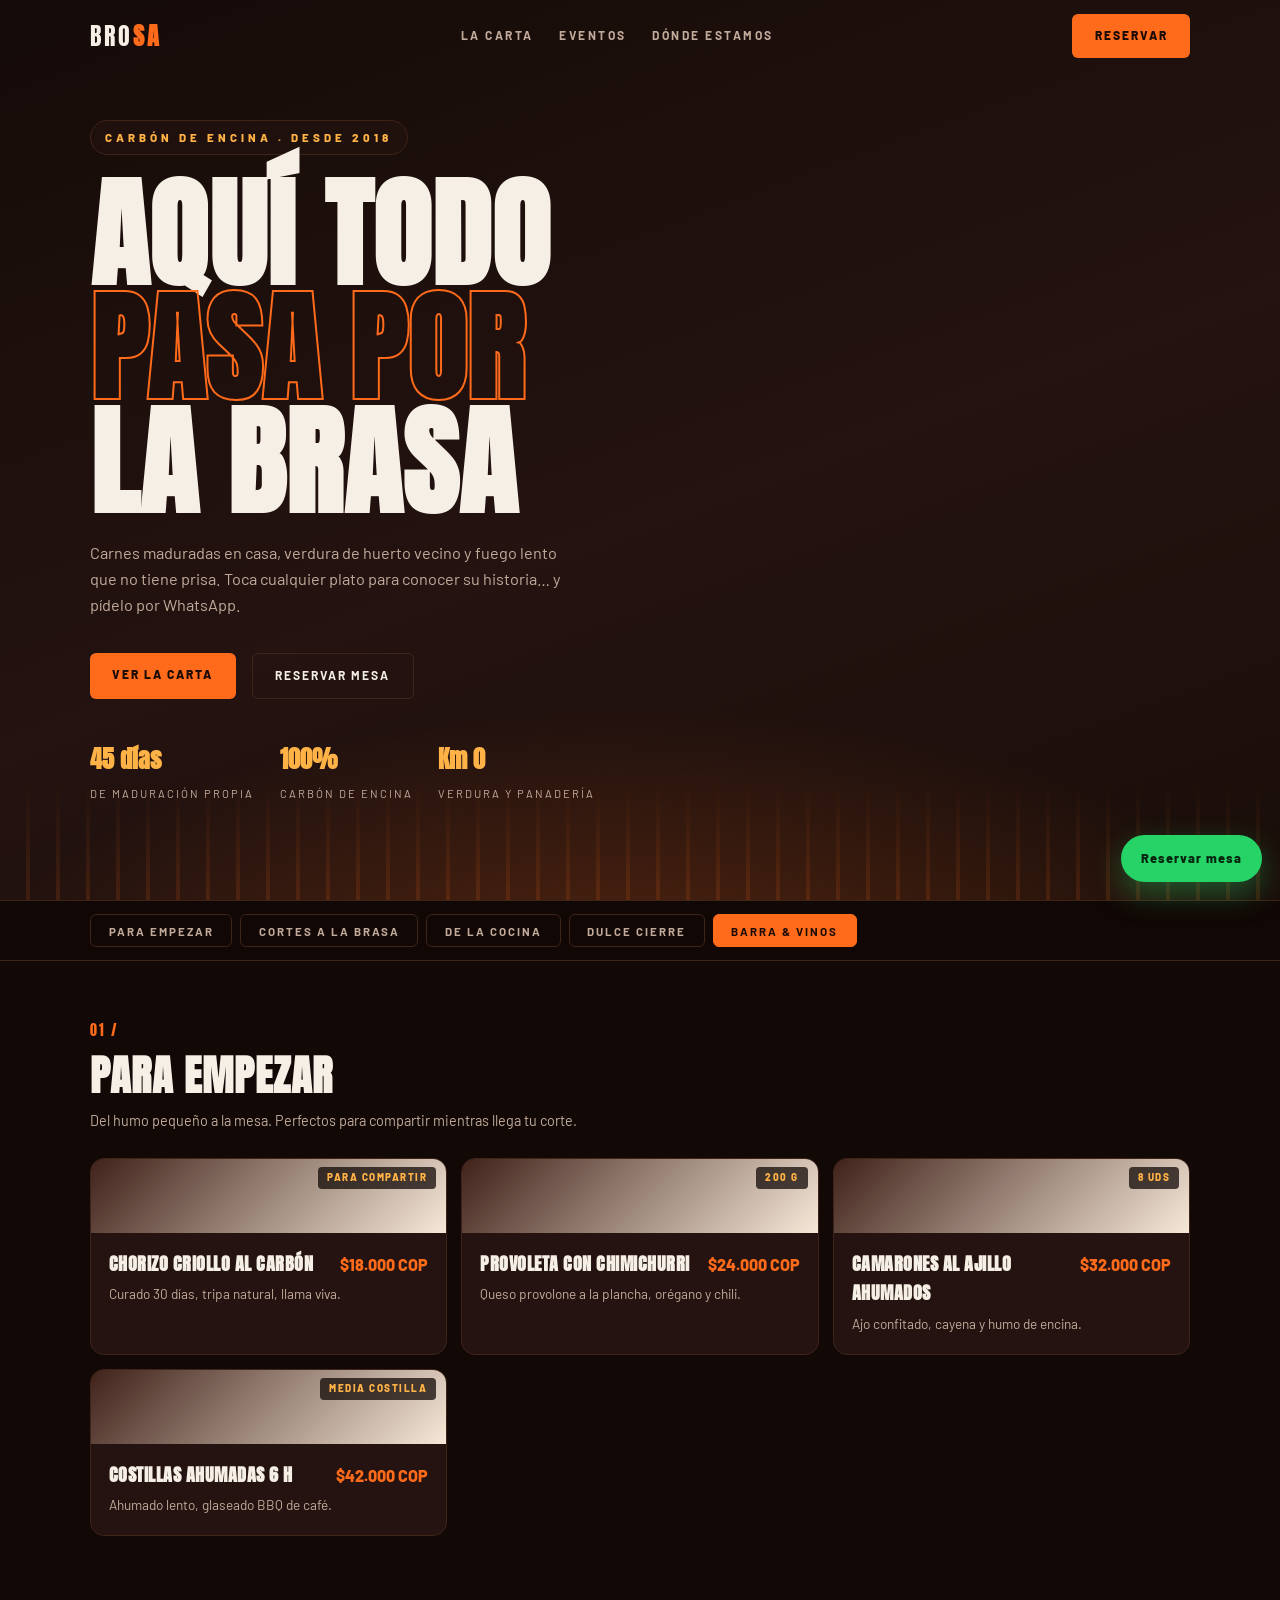
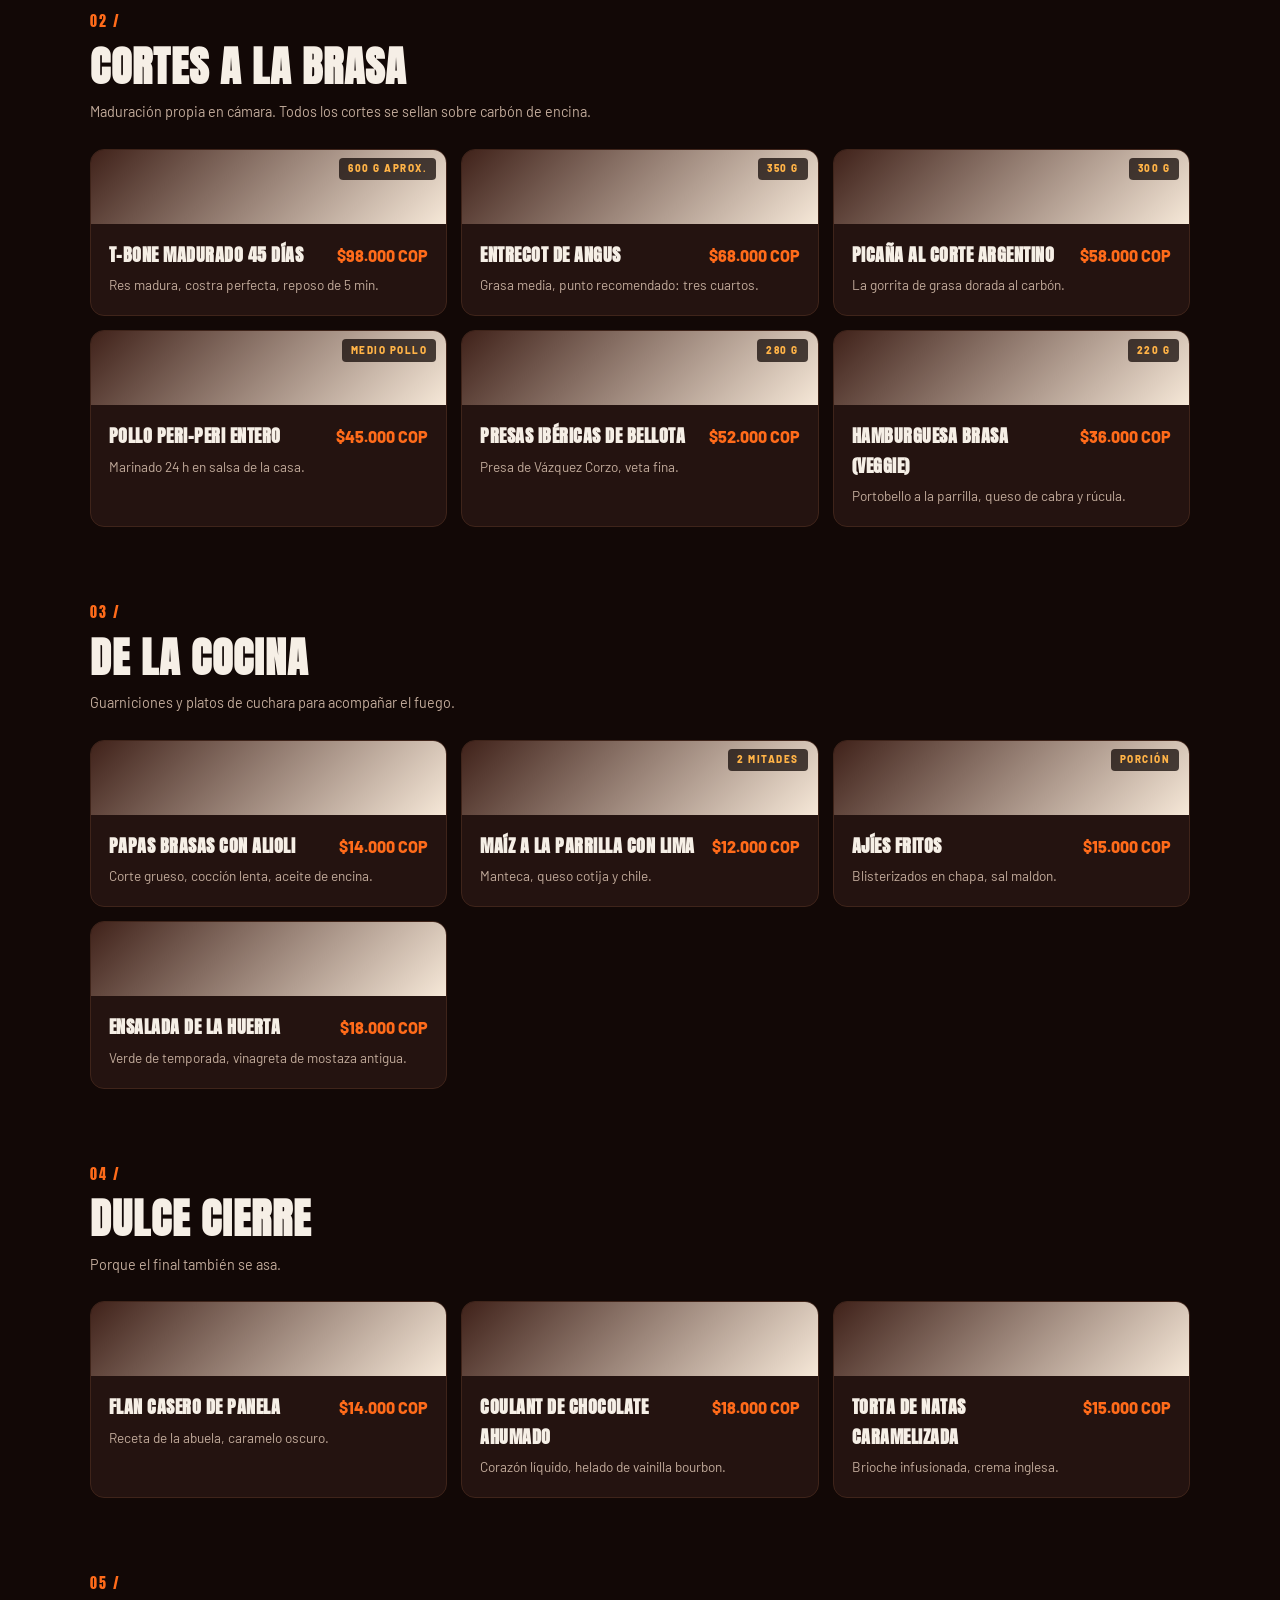
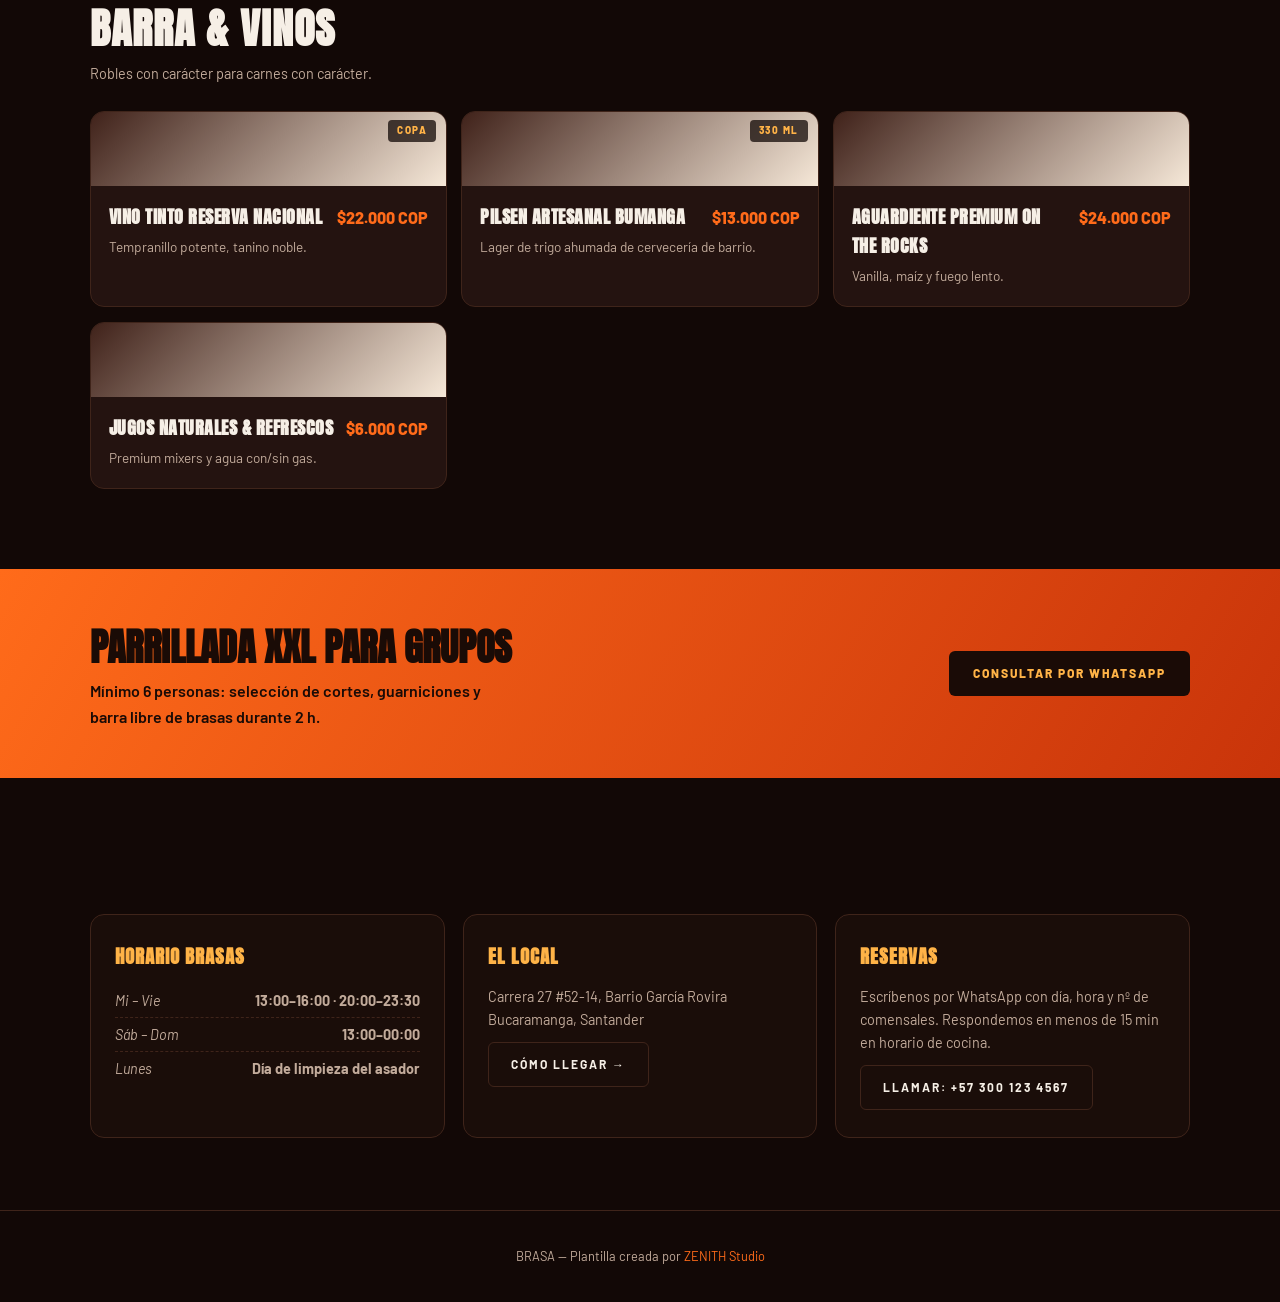
<file: plantillas/brasa/index.html>
<!DOCTYPE html>
<html lang="es">
<head>
  <meta charset="UTF-8">
  <meta name="viewport" content="width=device-width, initial-scale=1.0, viewport-fit=cover">
  <meta name="theme-color" content="#120806">
  <meta name="description" content="BRASA · Asador — Carta a la brasa con pedidos por WhatsApp. Plantilla web de ZENITH Studio.">
  <title>BRASA · Asador — Carta</title>

  <link rel="preconnect" href="https://fonts.googleapis.com">
  <link rel="preconnect" href="https://fonts.gstatic.com" crossorigin>
  <link href="https://fonts.googleapis.com/css2?family=Anton&family=Barlow:wght@400;600;800&display=swap" rel="stylesheet">
  <link rel="stylesheet" href="css/style.css">
</head>
<body>
  <!-- Header -->
  <header class="site-header">
    <div class="container header-row">
      <a class="brand" href="#top">BRO<b>SA</b></a>
      <nav class="nav-desktop" id="nav-desktop">
        <a href="#cortes">La carta</a>
        <a href="#promo">Eventos</a>
        <a href="#info">Dónde estamos</a>
      </nav>
      <a class="btn-fire" href="https://wa.me/573001234567?text=%C2%A1Hola%20Brasa!%20Quiero%20reservar%20mesa" target="_blank" rel="noopener">Reservar</a>
      <button class="burger" id="burger" aria-label="Abrir menú"><span></span><span></span><span></span></button>
    </div>
  </header>

  <!-- Hero -->
  <section class="hero" id="top">
    <div class="embers" id="embers" aria-hidden="true"></div>
    <div class="container">
      <span class="hero-kicker">Carbón de encina · Desde 2018</span>
      <h1>AQUÍ TODO<br><span class="stroke">PASA POR</span><br>LA BRASA</h1>
      <p>Carnes maduradas en casa, verdura de huerto vecino y fuego lento que no tiene prisa. Toca cualquier plato para conocer su historia… y pídelo por WhatsApp.</p>
      <div class="hero-actions">
        <a class="btn-fire" href="#para-empezar">Ver la carta</a>
        <a class="btn-ghost" href="https://wa.me/573001234567?text=%C2%A1Hola%20Brasa!%20Quiero%20reservar%20mesa" target="_blank" rel="noopener">Reservar mesa</a>
      </div>
      <div class="hero-badges">
        <div><b>45 días</b><span>de maduración propia</span></div>
        <div><b>100%</b><span>carbón de encina</span></div>
        <div><b>Km 0</b><span>verdura y panadería</span></div>
      </div>
    </div>
  </section>

  <!-- Categorías sticky -->
  <nav class="cat-bar" aria-label="Categorías de la carta">
    <div class="container"><div class="cat-scroll" id="cat-scroll"></div></div>
  </nav>

  <!-- Carta (renderizada desde js/menu-data.js) -->
  <main id="menu"></main>

  <!-- Promo -->
  <section class="promo" id="promo">
    <div class="container">
      <div>
        <h3>Parrillada XXL para grupos</h3>
        <p>Mínimo 6 personas: selección de cortes, guarniciones y barra libre de brasas durante 2 h.</p>
      </div>
      <a class="btn-dark" href="https://wa.me/573001234567?text=%C2%A1Hola%20Brasa!%20Quiero%20organizar%20una%20parrillada%20para%20grupo" target="_blank" rel="noopener">Consultar por WhatsApp</a>
    </div>
  </section>

  <!-- Info -->
  <section class="info" id="info">
    <div class="container">
      <div class="info-grid">
        <div class="info-card">
          <h3>Horario brasas</h3>
          <ul>
            <li><em>Mi – Vie</em><b>13:00–16:00 · 20:00–23:30</b></li>
            <li><em>Sáb – Dom</em><b>13:00–00:00</b></li>
            <li><em>Lunes</em><b>Día de limpieza del asador</b></li>
          </ul>
        </div>
        <div class="info-card">
          <h3>El local</h3>
          <p>Carrera 27 #52-14, Barrio García Rovira<br>Bucaramanga, Santander</p>
          <p style="margin-top:.7rem"><a class="btn-ghost" href="https://maps.google.com/?q=garcia+rovira+bucaramanga" target="_blank" rel="noopener" style="display:inline-block">Cómo llegar →</a></p>
        </div>
        <div class="info-card">
          <h3>Reservas</h3>
          <p>Escríbenos por WhatsApp con día, hora y nº de comensales. Respondemos en menos de 15 min en horario de cocina.</p>
          <p style="margin-top:.7rem"><a class="btn-ghost" href="tel:+573001234567" style="display:inline-block">Llamar: +57 300 123 4567</a></p>
        </div>
      </div>
    </div>
  </section>

  <footer>
    <div class="container">
      <p>BRASA — Plantilla creada por <a href="https://zenithdevopt.netlify.app/" target="_blank" rel="noopener">ZENITH Studio</a></p>
    </div>
  </footer>

  <!-- FAB reserva -->
  <a class="fab" href="https://wa.me/573001234567?text=%C2%A1Hola%20Brasa!%20Quiero%20reservar%20mesa" target="_blank" rel="noopener">Reservar mesa</a>

  <!-- Modal detalle plato -->
  <div class="modal-bg" id="modal-bg"><div class="modal" id="modal" role="dialog" aria-modal="true"></div></div>

  <script src="js/menu-data.js"></script>
  <script src="js/photos.js"></script>
  <script src="js/main.js"></script>
</body>
</html>
</file>
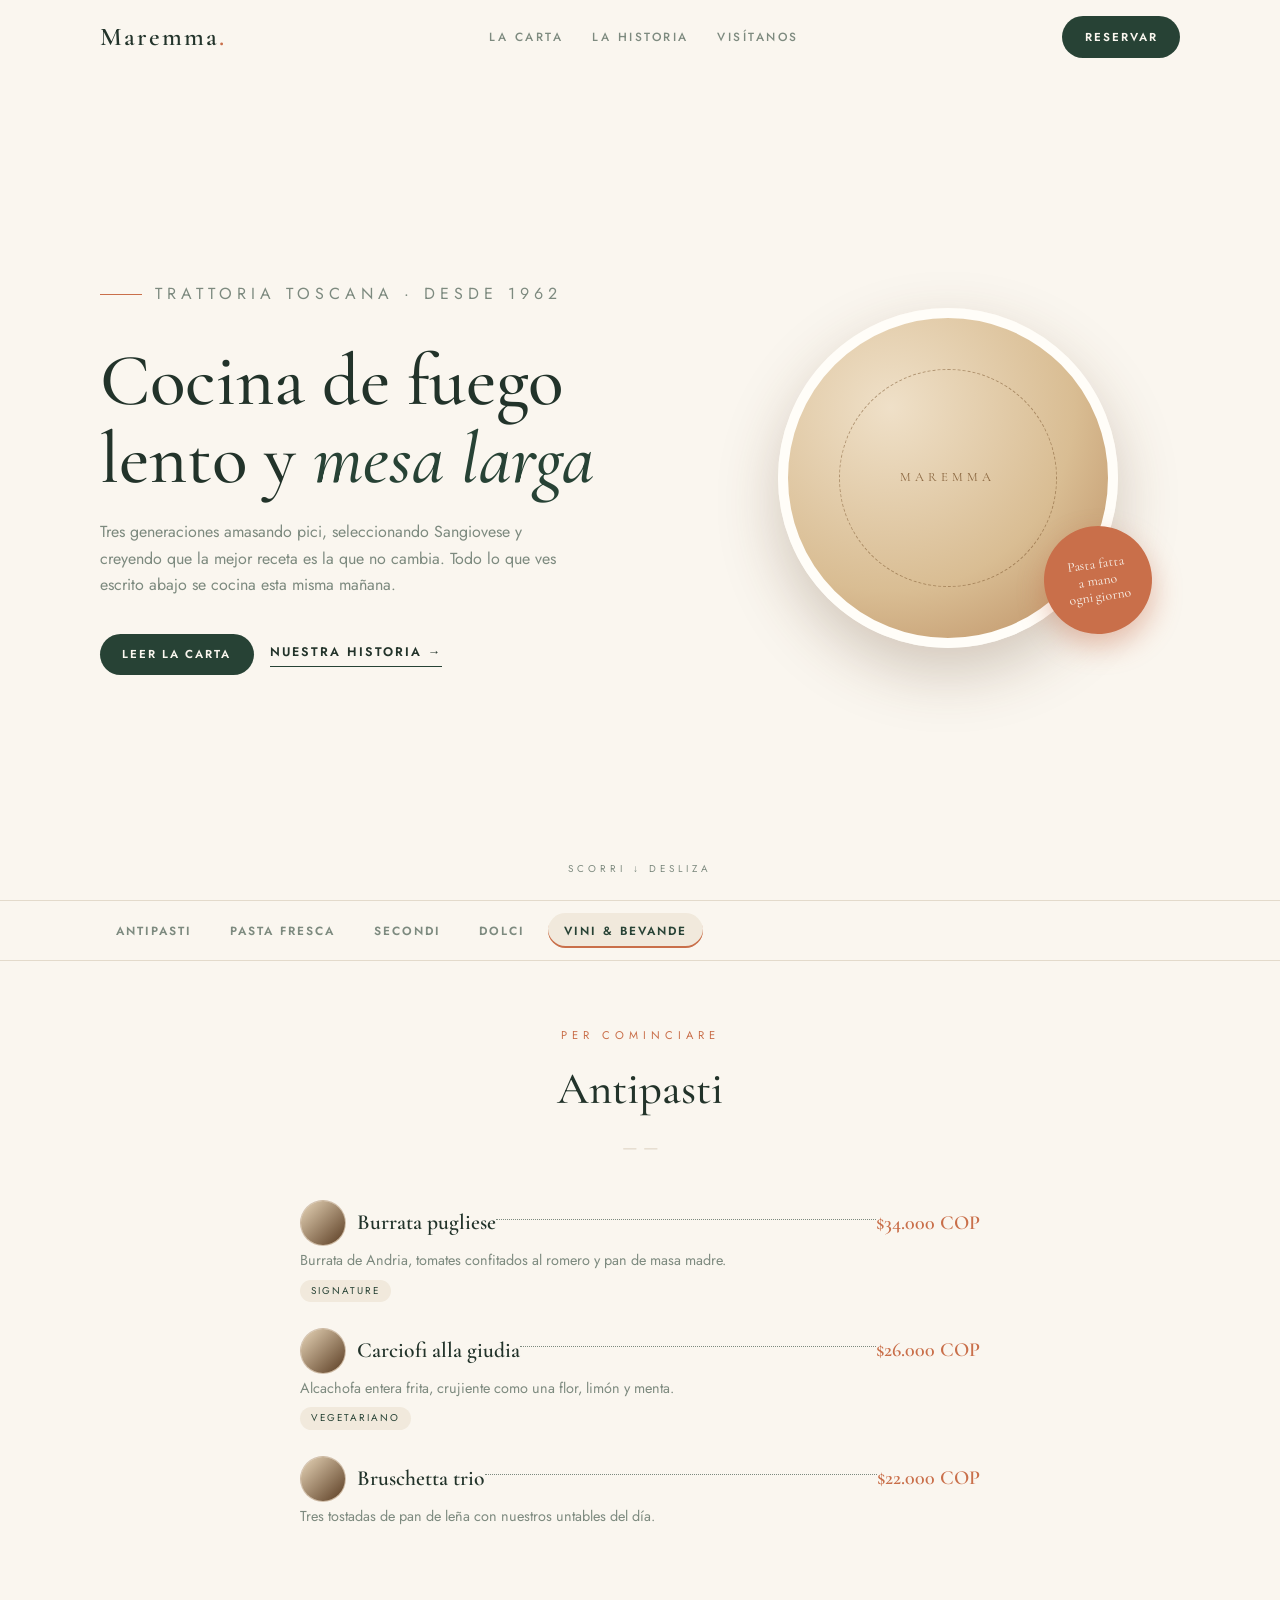
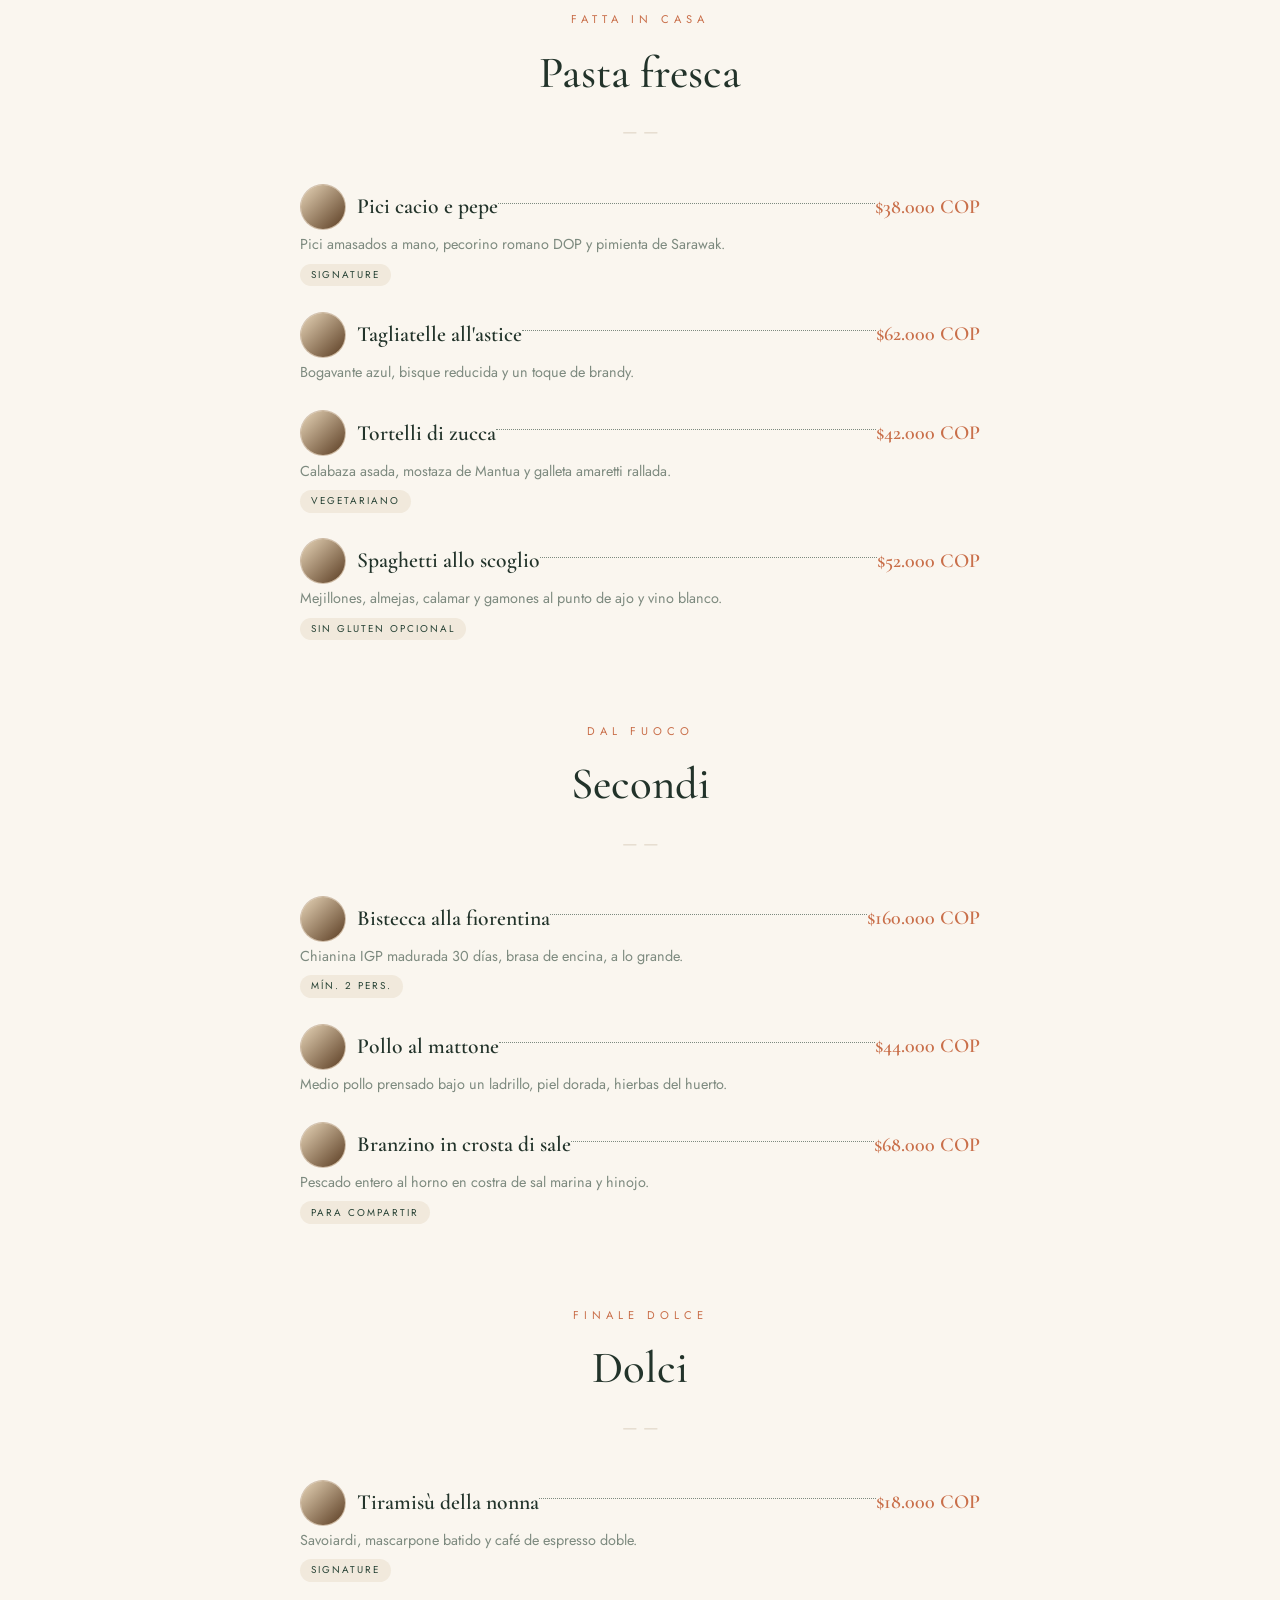
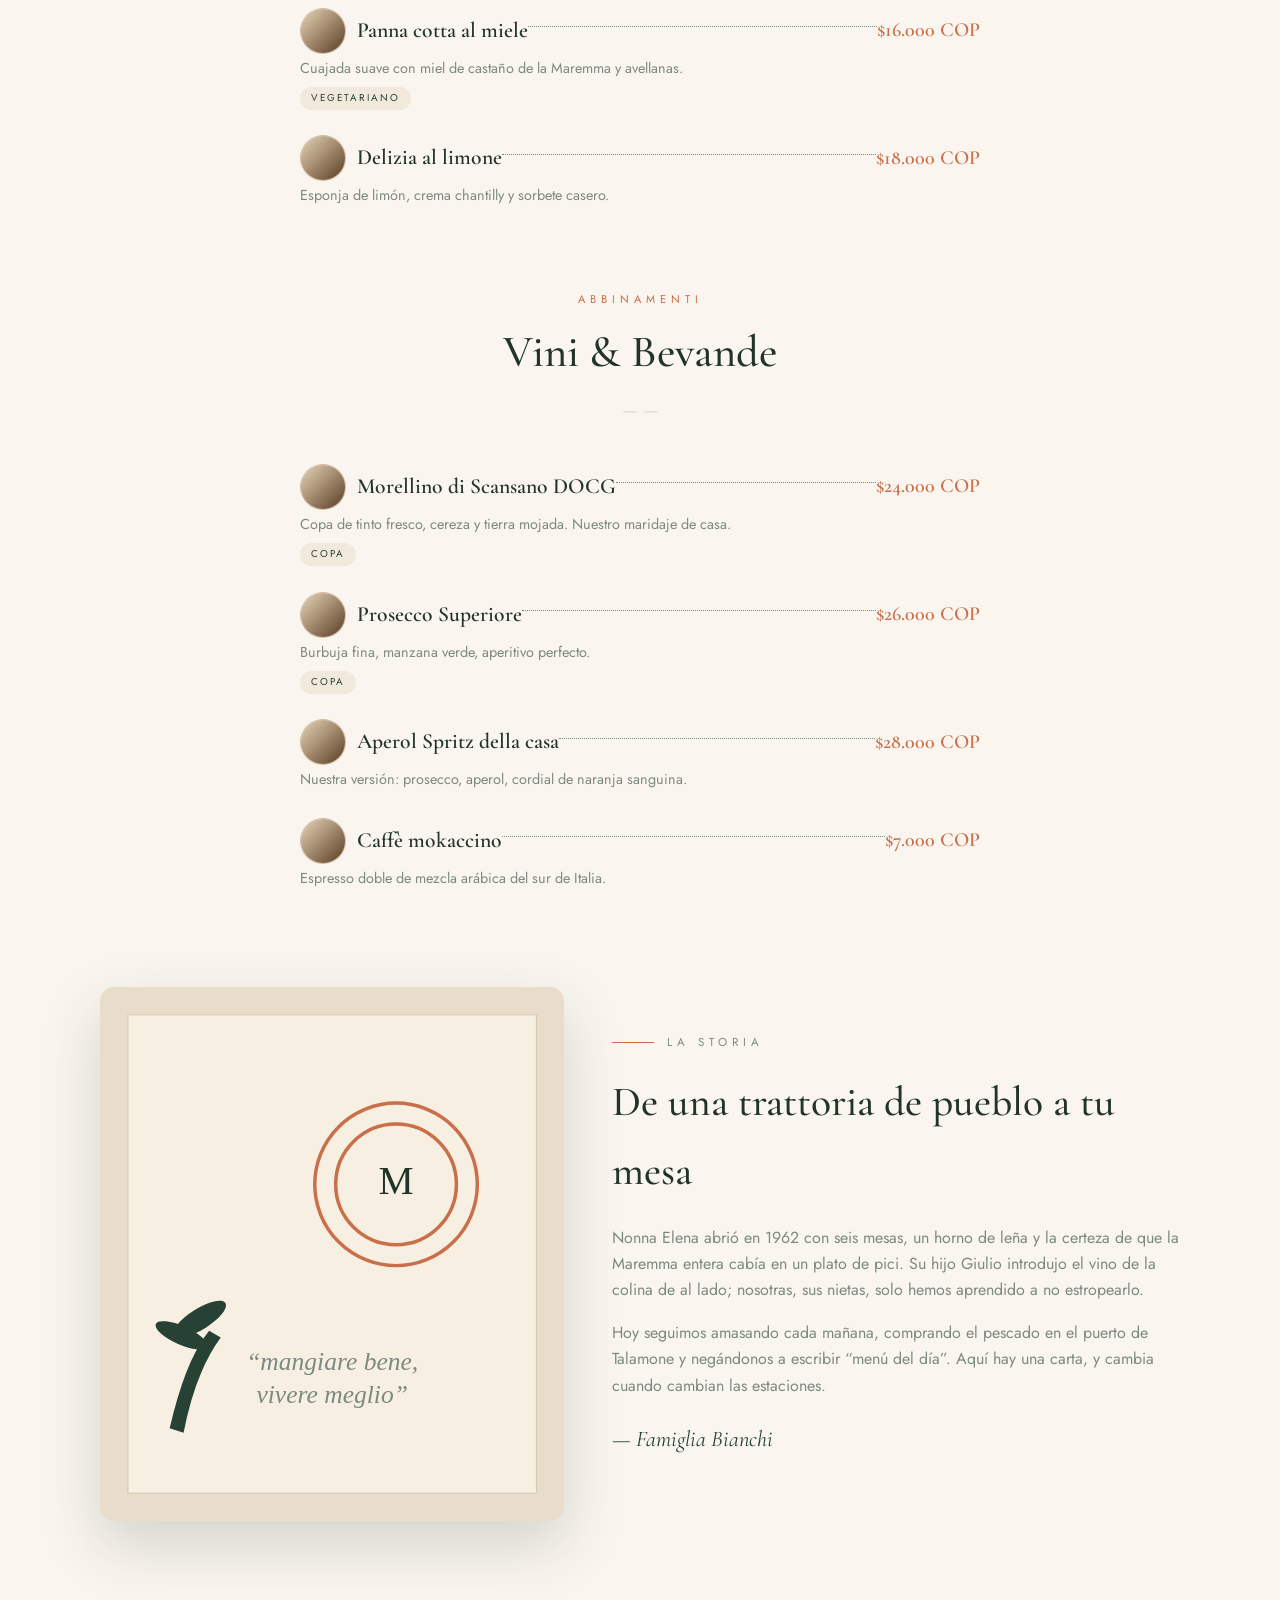
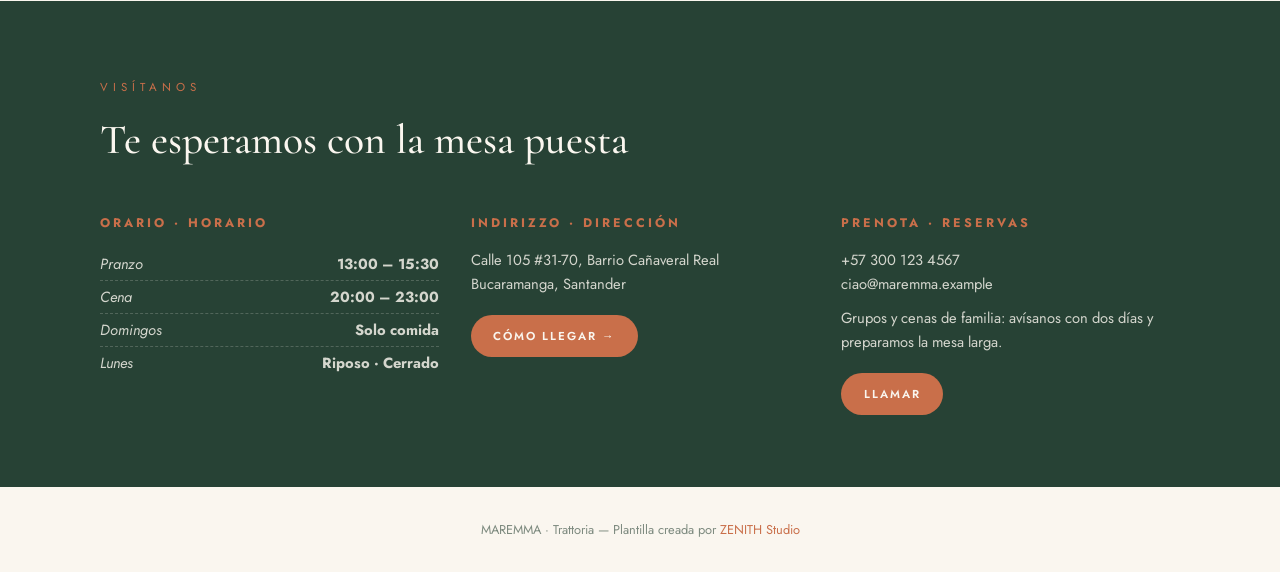
<file: plantillas/maremma/index.html>
<!DOCTYPE html>
<html lang="es">
<head>
  <meta charset="UTF-8">
  <meta name="viewport" content="width=device-width, initial-scale=1.0, viewport-fit=cover">
  <meta name="theme-color" content="#faf6ef">
  <meta name="description" content="MAREMMA · Trattoria — Carta editorial de cocina toscana. Plantilla web de ZENITH Studio.">
  <title>MAREMMA · Trattoria — La carta</title>

  <link rel="preconnect" href="https://fonts.googleapis.com">
  <link rel="preconnect" href="https://fonts.gstatic.com" crossorigin>
  <link href="https://fonts.googleapis.com/css2?family=Cormorant+Garamond:ital,wght@0,500;0,600;1,500&family=Jost:wght@400;500;600&display=swap" rel="stylesheet">
  <link rel="stylesheet" href="css/style.css">
</head>
<body>
  <!-- Header -->
  <header class="site-header">
    <div class="container header-row">
      <a class="brand" href="#top">Maremma<i>.</i></a>
      <nav class="nav-desktop" id="nav-desktop">
        <a href="#antipasti">La carta</a>
        <a href="#storia">La historia</a>
        <a href="#visita">Visítanos</a>
      </nav>
      <a class="btn-solid" href="#visita">Reservar</a>
      <button class="burger" id="burger" aria-label="Abrir menú"><span></span><span></span><span></span></button>
    </div>
  </header>

  <!-- Hero editorial -->
  <section class="hero" id="top">
    <div class="container hero-grid">
      <div>
        <p class="hero-kicker">Trattoria toscana · Desde 1962</p>
        <h1>Cocina de fuego lento y <em>mesa larga</em></h1>
        <p>Tres generaciones amasando pici, seleccionando Sangiovese y creyendo que la mejor receta es la que no cambia. Todo lo que ves escrito abajo se cocina esta misma mañana.</p>
        <div class="hero-actions">
          <a class="btn-solid" href="#antipasti">Leer la carta</a>
          <a class="link-arrow" href="#storia">Nuestra historia →</a>
        </div>
      </div>
      <div class="hero-art" aria-hidden="true">
        <div class="hero-photo" aria-hidden="true"></div>
        <div class="stamp">Pasta fatta<br>a mano<br>ogni giorno</div>
      </div>
    </div>
    <div class="hero-scroll">scorri ↓ desliza</div>
  </section>

  <!-- Categorías sticky -->
  <nav class="cat-bar" aria-label="Categorías de la carta">
    <div class="container"><div class="cat-scroll" id="cat-scroll"></div></div>
  </nav>

  <!-- Carta (renderizada desde js/menu-data.js) -->
  <main id="menu"></main>

  <!-- Historia -->
  <section class="story" id="storia">
    <div class="container story-grid">
      <div class="story-art" aria-hidden="true">
        <svg viewBox="0 0 400 460" xmlns="http://www.w3.org/2000/svg">
          <rect width="400" height="460" fill="#e8ddcb"/>
          <rect x="24" y="24" width="352" height="412" fill="#f6efe2" stroke="#d8cbb4"/>
          <g fill="#274235">
            <path d="M60 380 q14 -60 34 -84 l10 6 q-22 30 -32 82 z"/>
            <ellipse cx="86" cy="286" rx="26" ry="9" transform="rotate(-32 86 286)"/>
            <ellipse cx="70" cy="300" rx="24" ry="8" transform="rotate(24 70 300)"/>
          </g>
          <g stroke="#c96f4a" stroke-width="3" fill="none">
            <circle cx="255" cy="170" r="70"/>
            <circle cx="255" cy="170" r="52"/>
          </g>
          <text x="255" y="178" text-anchor="middle" font-family="Georgia, serif" font-size="34" fill="#22332a">M</text>
          <text x="200" y="330" text-anchor="middle" font-family="Georgia, serif" font-style="italic" font-size="22" fill="#7d8a7f">“mangiare bene,</text>
          <text x="200" y="358" text-anchor="middle" font-family="Georgia, serif" font-style="italic" font-size="22" fill="#7d8a7f">vivere meglio”</text>
        </svg>
      </div>
      <div>
        <p class="hero-kicker">La storia</p>
        <h2>De una trattoria de pueblo a tu mesa</h2>
        <p>Nonna Elena abrió en 1962 con seis mesas, un horno de leña y la certeza de que la Maremma entera cabía en un plato de pici. Su hijo Giulio introdujo el vino de la colina de al lado; nosotras, sus nietas, solo hemos aprendido a no estropearlo.</p>
        <p>Hoy seguimos amasando cada mañana, comprando el pescado en el puerto de Talamone y negándonos a escribir “menú del día”. Aquí hay una carta, y cambia cuando cambian las estaciones.</p>
        <p class="sig">— Famiglia Bianchi</p>
      </div>
    </div>
  </section>

  <!-- Info -->
  <section class="info" id="visita">
    <div class="container">
      <span class="kicker">Visítanos</span>
      <h2>Te esperamos con la mesa puesta</h2>
      <div class="info-grid">
        <div class="info-card">
          <h3>Orario · Horario</h3>
          <ul>
            <li><em>Pranzo</em><b>13:00 – 15:30</b></li>
            <li><em>Cena</em><b>20:00 – 23:00</b></li>
            <li><em>Domingos</em><b>Solo comida</b></li>
            <li><em>Lunes</em><b>Riposo · Cerrado</b></li>
          </ul>
        </div>
        <div class="info-card">
          <h3>Indirizzo · Dirección</h3>
          <p>Calle 105 #31-70, Barrio Cañaveral Real<br>Bucaramanga, Santander</p>
          <a class="btn-solid" href="https://maps.google.com/?q=canaveral+real+bucaramanga" target="_blank" rel="noopener">Cómo llegar →</a>
        </div>
        <div class="info-card">
          <h3>Prenota · Reservas</h3>
          <p>+57 300 123 4567<br>ciao@maremma.example</p>
          <p style="margin-top:.6rem">Grupos y cenas de familia: avísanos con dos días y preparamos la mesa larga.</p>
          <a class="btn-solid" href="tel:+573001234567">Llamar</a>
        </div>
      </div>
    </div>
  </section>

  <footer>
    <div class="container">
      <p>MAREMMA · Trattoria — Plantilla creada por <a href="https://zenithdevopt.netlify.app/" target="_blank" rel="noopener">ZENITH Studio</a></p>
    </div>
  </footer>

  <!-- Popover postal -->
  <div class="overlay" id="overlay"></div>
  <aside class="card-pop" id="card-pop" role="dialog" aria-modal="true" aria-label="Detalle del plato"></aside>

  <script src="js/menu-data.js"></script>
  <script src="js/photos.js"></script>
  <script src="js/main.js"></script>
</body>
</html>
</file>
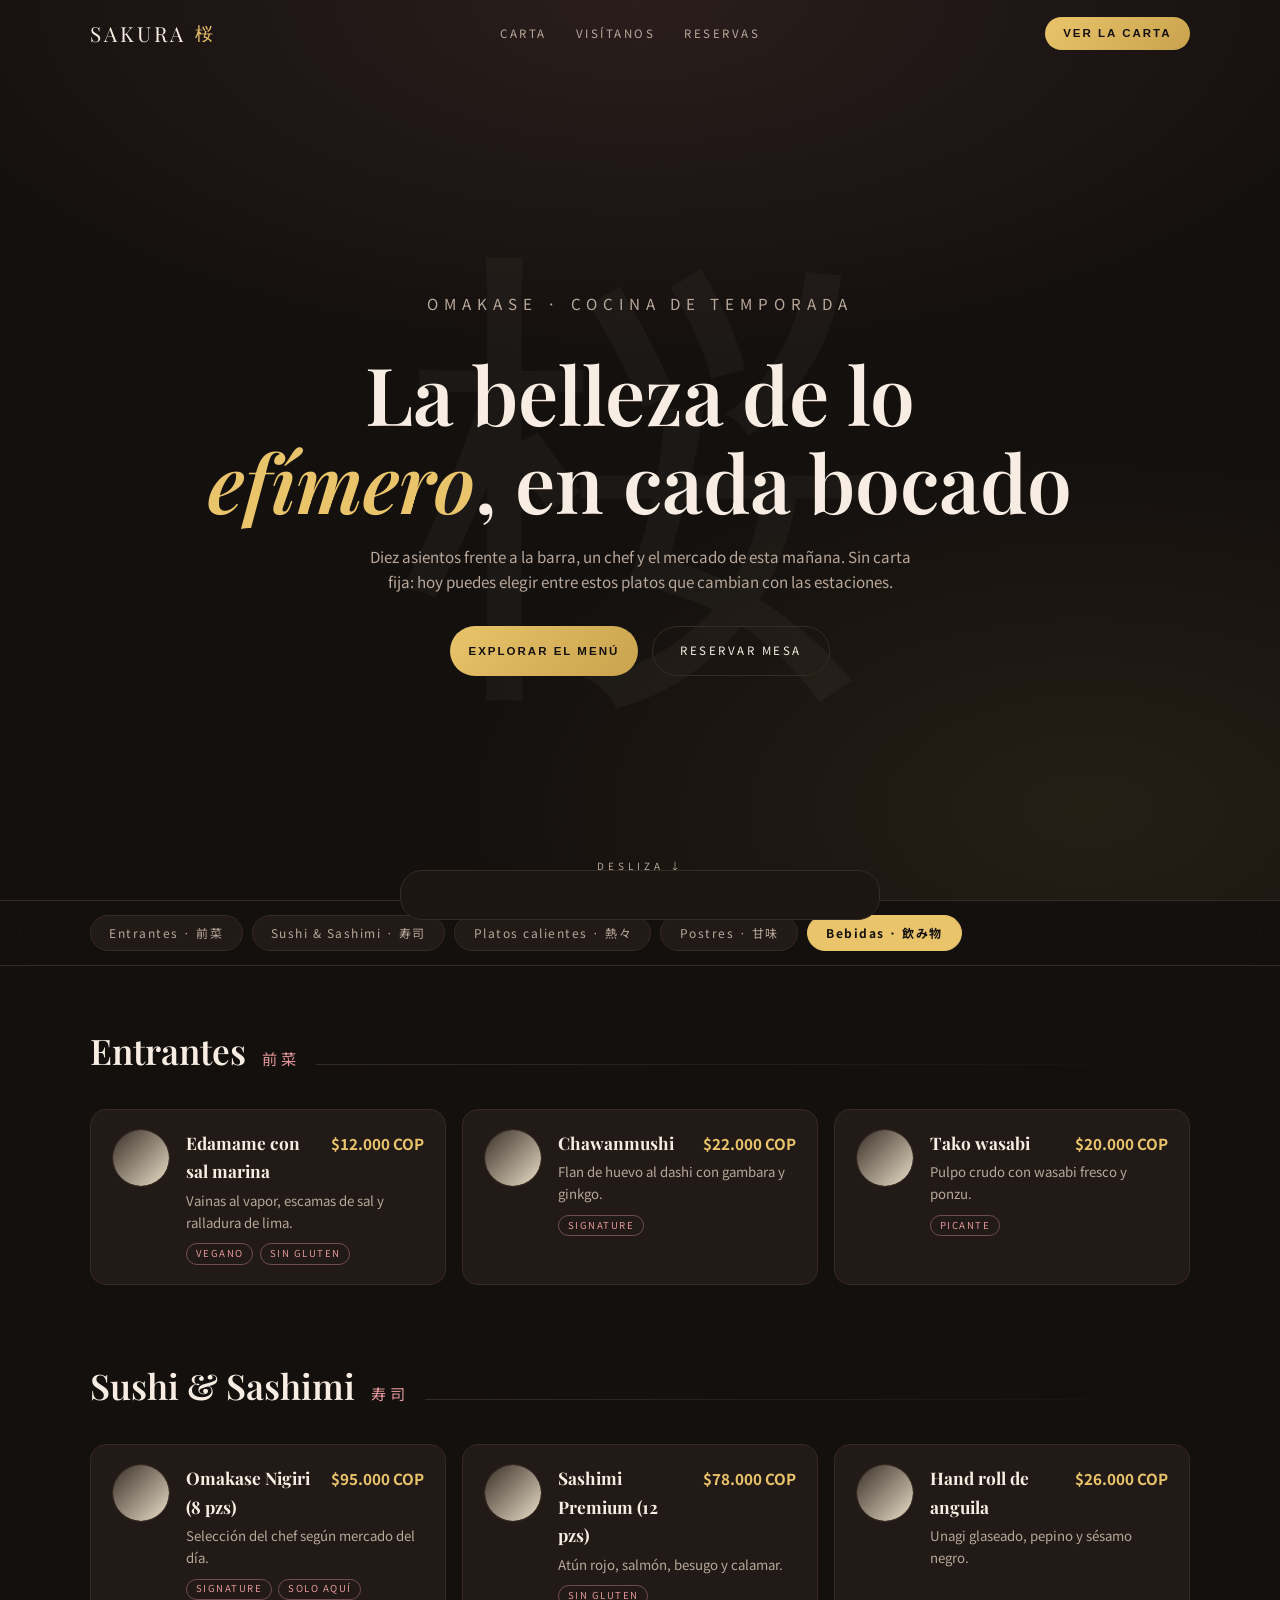
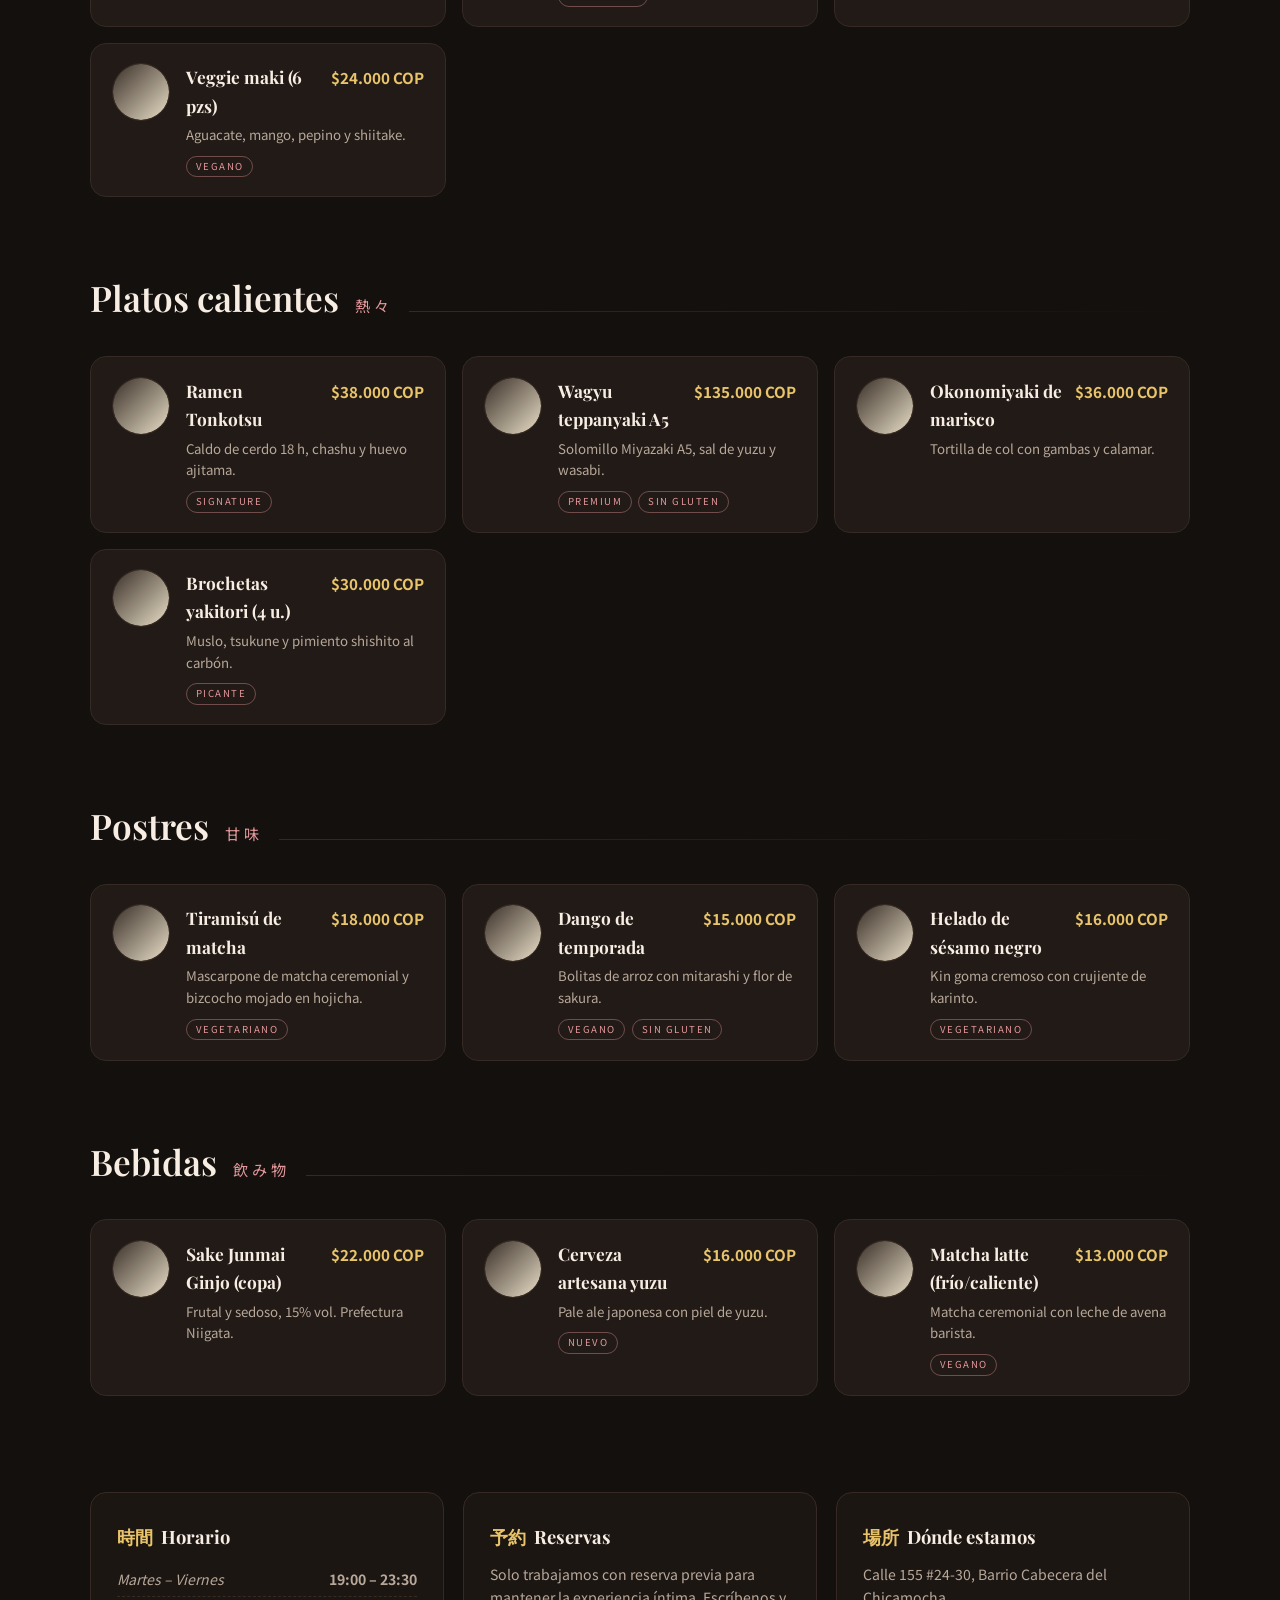
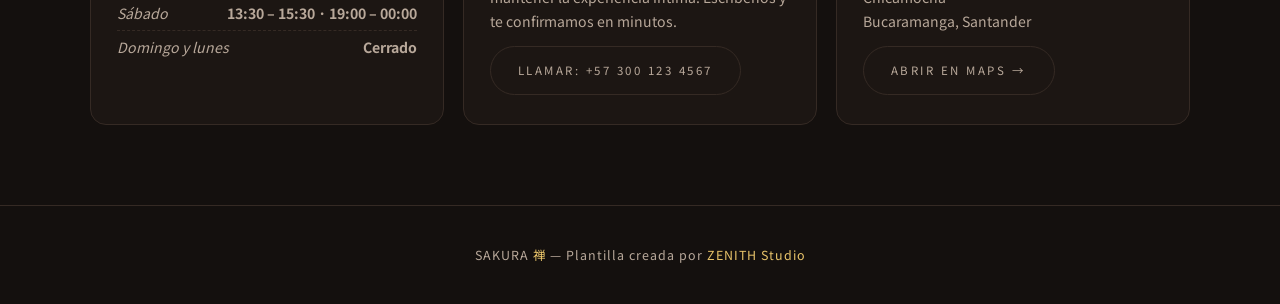
<file: plantillas/sakura/index.html>
<!DOCTYPE html>
<html lang="es">
<head>
  <meta charset="UTF-8">
  <meta name="viewport" content="width=device-width, initial-scale=1.0, viewport-fit=cover">
  <meta name="theme-color" content="#14100e">
  <meta name="description" content="SAKURA · Omakase — Menú interactivo. Plantilla web de ZENITH Studio.">
  <title>SAKURA 禅 · Omakase — Menú</title>

  <link rel="preconnect" href="https://fonts.googleapis.com">
  <link rel="preconnect" href="https://fonts.gstatic.com" crossorigin>
  <link href="https://fonts.googleapis.com/css2?family=Playfair+Display:ital,wght@0,500;0,600;1,500&family=Noto+Sans+JP:wght@300;400;700&display=swap" rel="stylesheet">
  <link rel="stylesheet" href="css/style.css">
</head>
<body>
  <!-- Header -->
  <header class="site-header">
    <div class="container header-row">
      <a class="brand" href="#top">SAKURA <span class="kanji">桜</span></a>
      <nav class="nav-desktop" id="nav-desktop">
        <a href="#entrantes">Carta</a>
        <a href="#info">Visítanos</a>
        <a href="#reservar">Reservas</a>
      </nav>
      <button class="drawer-toggle" onclick="document.getElementById('entrantes').scrollIntoView({behavior:'smooth'})">Ver la carta</button>
      <button class="burger" id="burger" aria-label="Abrir menú"><span></span><span></span><span></span></button>
    </div>
  </header>

  <!-- Hero -->
  <section class="hero" id="top">
    <div class="hero-kanji" aria-hidden="true">桜</div>
    <div class="container">
      <p class="hero-kicker reveal-txt">Omakase · Cocina de temporada</p>
      <h1>La belleza de lo<br><em>efímero</em>, en cada bocado</h1>
      <p>Diez asientos frente a la barra, un chef y el mercado de esta mañana. Sin carta fija: hoy puedes elegir entre estos platos que cambian con las estaciones.</p>
      <div class="hero-actions">
        <button class="drawer-toggle" onclick="document.getElementById('entrantes').scrollIntoView({behavior:'smooth'})">Explorar el menú</button>
        <a class="btn-outline" href="#reservar">Reservar mesa</a>
      </div>
    </div>
    <div class="scroll-cue">desliza ↓</div>
  </section>

  <!-- Categorías deslizables (sticky) -->
  <nav class="cat-bar" aria-label="Categorías del menú">
    <div class="container"><div class="cat-scroll" id="cat-scroll"></div></div>
  </nav>

  <!-- Menú (renderizado desde js/menu-data.js) -->
  <main id="menu"></main>

  <!-- Info -->
  <section class="info" id="info">
    <div class="container">
      <div class="info-grid">
        <div class="info-card">
          <h3><span>時間</span>Horario</h3>
          <ul>
            <li><em>Martes – Viernes</em><b>19:00 – 23:30</b></li>
            <li><em>Sábado</em><b>13:30 – 15:30 · 19:00 – 00:00</b></li>
            <li><em>Domingo y lunes</em><b>Cerrado</b></li>
          </ul>
        </div>
        <div class="info-card" id="reservar">
          <h3><span>予約</span>Reservas</h3>
          <p>Solo trabajamos con reserva previa para mantener la experiencia íntima. Escríbenos y te confirmamos en minutos.</p>
          <p style="margin-top:.8rem"><a class="btn-outline" href="tel:+573001234567" style="display:inline-block">Llamar: +57 300 123 4567</a></p>
        </div>
        <div class="info-card">
          <h3><span>場所</span>Dónde estamos</h3>
          <p>Calle 155 #24-30, Barrio Cabecera del Chicamocha<br>Bucaramanga, Santander</p>
          <p style="margin-top:.8rem"><a class="btn-outline" href="https://maps.google.com/?q=cabecera+del+chicamocha+bucaramanga" target="_blank" rel="noopener" style="display:inline-block">Abrir en Maps →</a></p>
        </div>
      </div>
    </div>
  </section>

  <footer>
    <div class="container">
      <p>SAKURA <span class="kanji">禅</span> — Plantilla creada por <a href="https://zenithdevopt.netlify.app/" target="_blank" rel="noopener" style="color:var(--gold)">ZENITH Studio</a></p>
    </div>
  </footer>

  <!-- Drawer de plato -->
  <div class="overlay" id="overlay"></div>
  <aside class="drawer" id="drawer" role="dialog" aria-modal="true" aria-label="Detalle del plato"></aside>

  <script src="js/menu-data.js"></script>
  <script src="js/photos.js"></script>
  <script src="js/main.js"></script>
</body>
</html>
</file>
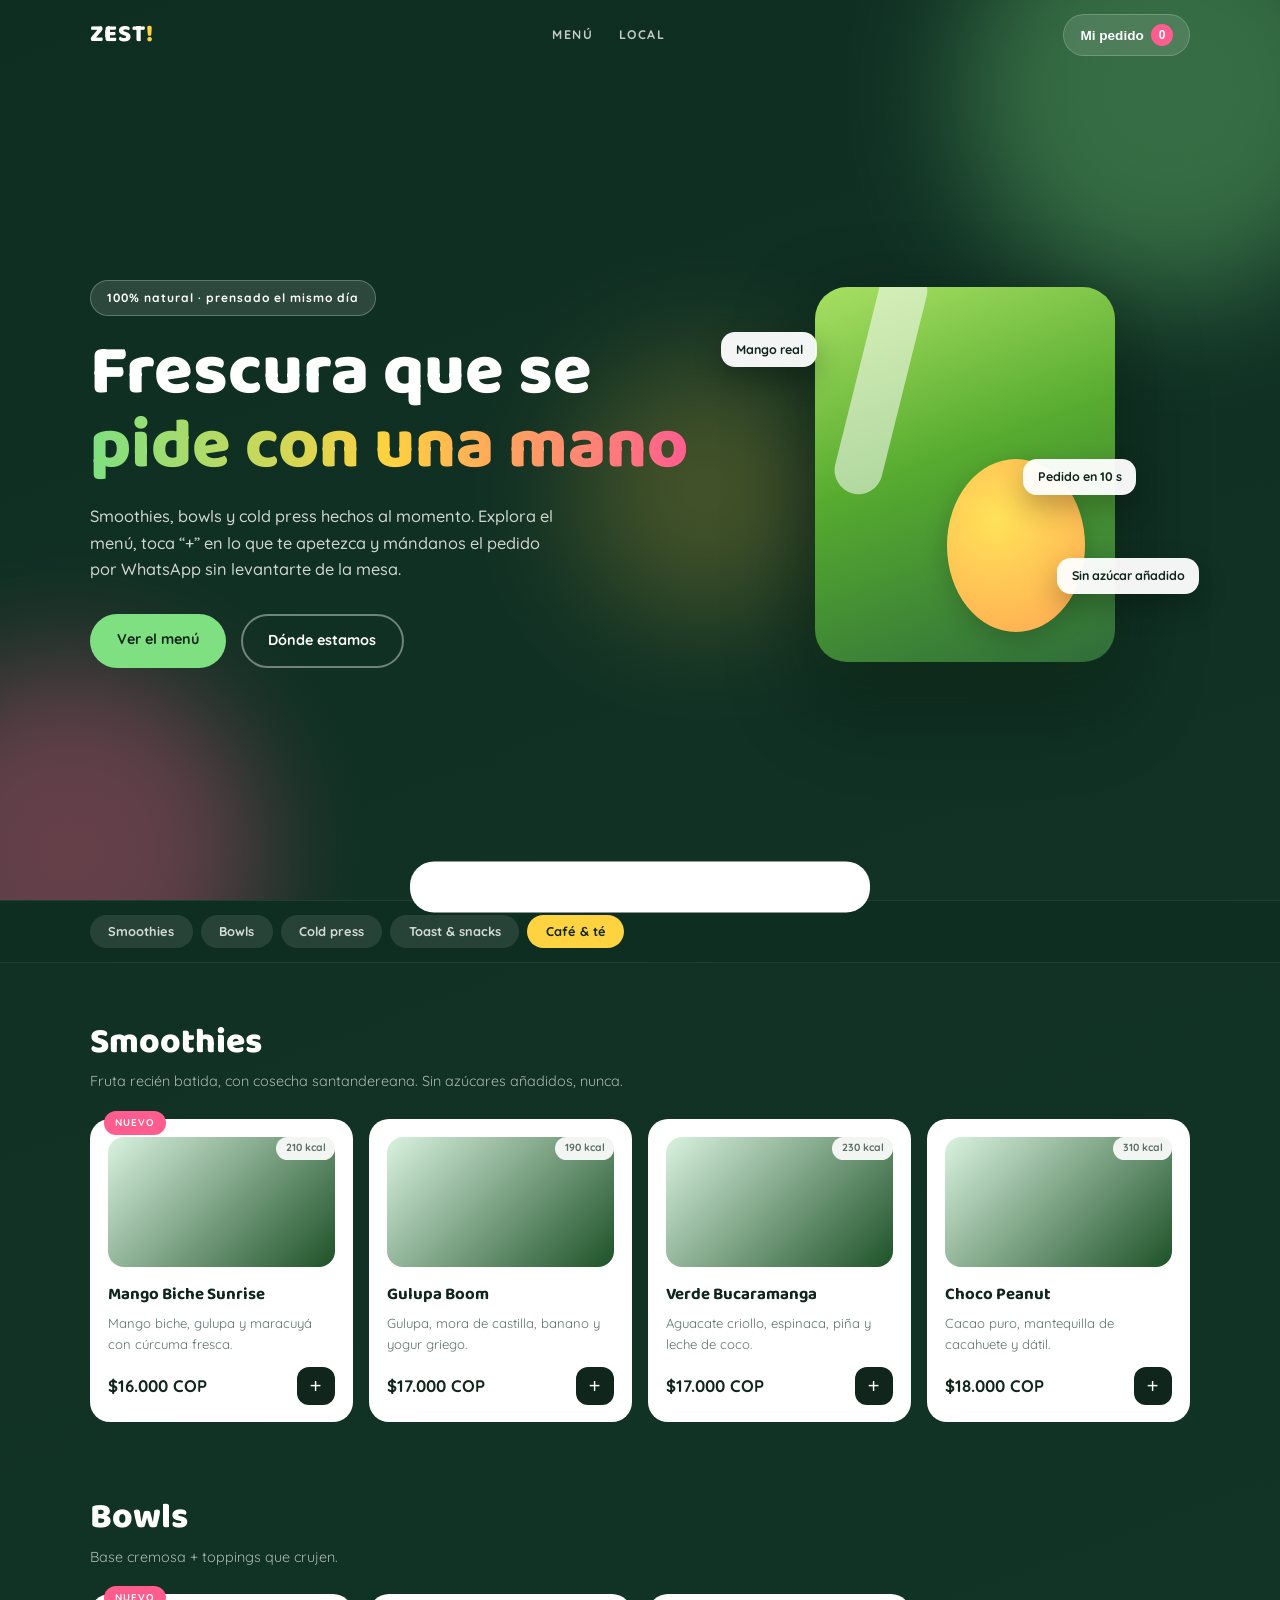
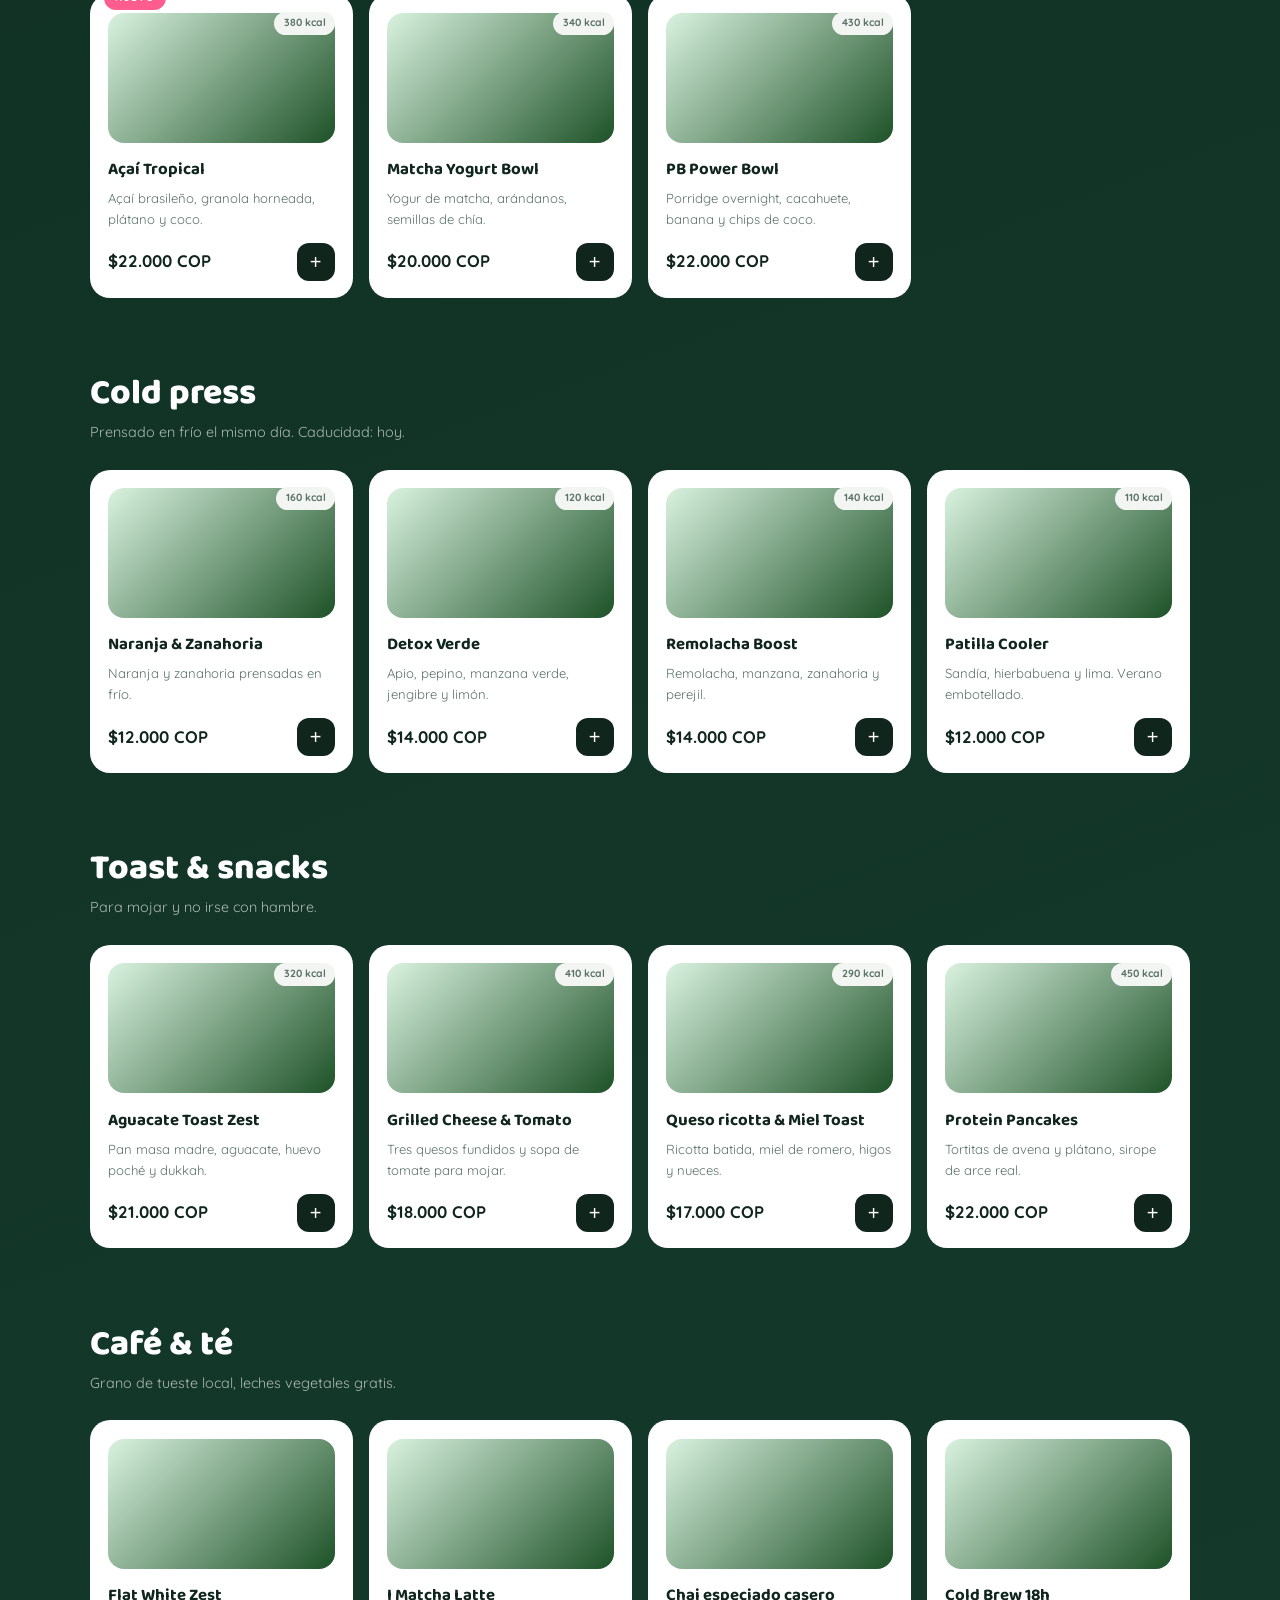
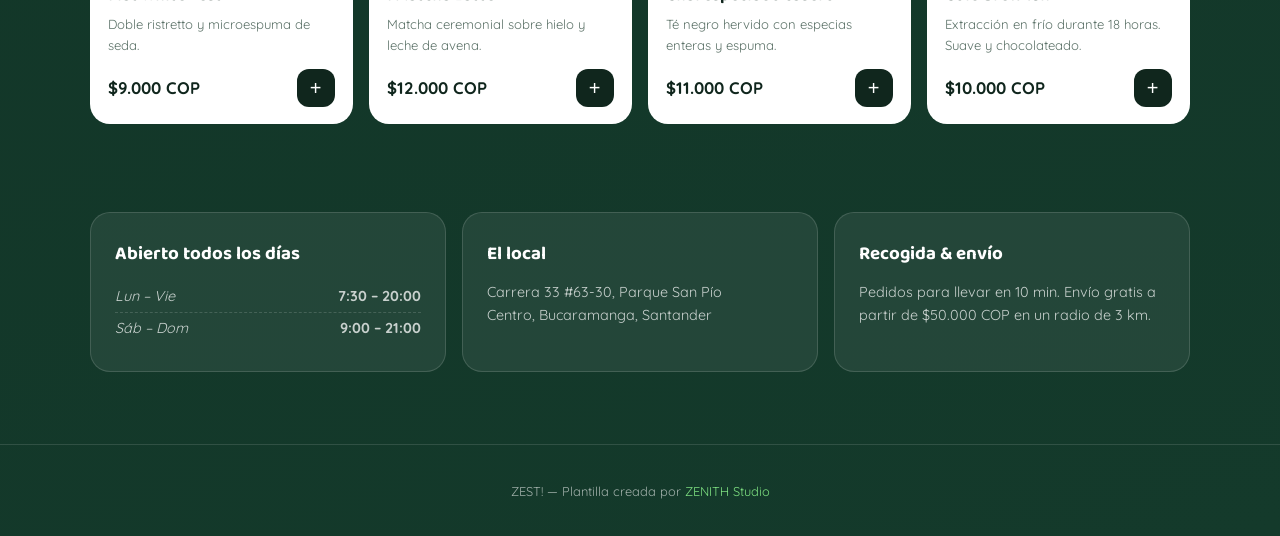
<file: plantillas/zest/index.html>
<!DOCTYPE html>
<html lang="es">
<head>
  <meta charset="UTF-8">
  <meta name="viewport" content="width=device-width, initial-scale=1.0, viewport-fit=cover">
  <meta name="theme-color" content="#0f2e22">
  <meta name="description" content="ZEST! · Juice Bar — Menú interactivo con pedido por WhatsApp. Plantilla web de ZENITH Studio.">
  <title>ZEST! Juice Bar — Pide desde tu mesa</title>

  <link rel="preconnect" href="https://fonts.googleapis.com">
  <link rel="preconnect" href="https://fonts.gstatic.com" crossorigin>
  <link href="https://fonts.googleapis.com/css2?family=Baloo+2:wght@600;700;800&family=Quicksand:wght@500;700;800&display=swap" rel="stylesheet">
  <link rel="stylesheet" href="css/style.css">
</head>
<body>
  <!-- Header -->
  <header class="site-header">
    <div class="container header-row">
      <a class="brand" href="#top">ZEST<span>!</span></a>
      <nav class="nav-desktop" id="nav-desktop">
        <a href="#smoothies">Menú</a>
        <a href="#info">Local</a>
      </nav>
      <button class="fav-count" id="fav-count" aria-label="Ver mi pedido">Mi pedido <b id="fav-num">0</b></button>
      <button class="burger" id="burger" aria-label="Abrir menú"><span></span><span></span><span></span></button>
    </div>
  </header>

  <!-- Hero -->
  <section class="hero" id="top">
    <div class="blob blob-1"></div><div class="blob blob-2"></div><div class="blob blob-3"></div>
    <div class="container hero-inner">
      <div>
        <span class="hero-badge">100% natural · prensado el mismo día</span>
        <h1>Frescura que se <span class="grad">pide con una mano</span></h1>
        <p>Smoothies, bowls y cold press hechos al momento. Explora el menú, toca “+” en lo que te apetezca y mándanos el pedido por WhatsApp sin levantarte de la mesa.</p>
        <div class="hero-actions">
          <a class="btn-lime" href="#smoothies">Ver el menú</a>
          <a class="btn-white-ghost" href="#info">Dónde estamos</a>
        </div>
      </div>
      <div class="hero-art" aria-hidden="true">
        <div class="cup" aria-hidden="true"></div>
        <div class="float-chip fc-1">Mango real</div>
        <div class="float-chip fc-2">Sin azúcar añadido</div>
        <div class="float-chip fc-3">Pedido en 10 s</div>
      </div>
    </div>
  </section>

  <!-- Categorías sticky -->
  <nav class="cat-bar" aria-label="Categorías del menú">
    <div class="container"><div class="cat-scroll" id="cat-scroll"></div></div>
  </nav>

  <!-- Menú (renderizado desde js/menu-data.js) -->
  <main id="menu"></main>

  <!-- Info -->
  <section class="info" id="info">
    <div class="container">
      <div class="info-grid">
        <div class="info-card">
          <h3>Abierto todos los días</h3>
          <ul>
            <li><em>Lun – Vie</em><b>7:30 – 20:00</b></li>
            <li><em>Sáb – Dom</em><b>9:00 – 21:00</b></li>
          </ul>
        </div>
        <div class="info-card">
          <h3>El local</h3>
          <p>Carrera 33 #63-30, Parque San Pío<br>Centro, Bucaramanga, Santander</p>
        </div>
        <div class="info-card">
          <h3>Recogida & envío</h3>
          <p>Pedidos para llevar en 10 min. Envío gratis a partir de $50.000 COP en un radio de 3 km.</p>
        </div>
      </div>
    </div>
  </section>

  <footer>
    <div class="container">
      <p>ZEST! — Plantilla creada por <a href="https://zenithdevopt.netlify.app/" target="_blank" rel="noopener">ZENITH Studio</a></p>
    </div>
  </footer>

  <!-- App bar móvil: total del pedido -->
  <button class="appbar hidden" id="appbar"><b id="app-num">0</b> · <span id="app-total">$0 COP</span> <span>Ver pedido →</span></button>

  <!-- Sheet detalle / pedido -->
  <div class="overlay" id="overlay"></div>
  <aside class="sheet" id="sheet" role="dialog" aria-modal="true" aria-label="Pedido"></aside>

  <script src="js/menu-data.js"></script>
  <script src="js/photos.js"></script>
  <script src="js/main.js"></script>
</body>
</html>
</file>
<file: plantillas/brasa/css/style.css>
/* ===================================
   BRASA · Asador — Plantilla ZENITH
   Carbón & fuego · mobile-first
   =================================== */

:root {
  --bg: #120806;
  --bg-2: #1a0d09;
  --card: #241310;
  --line: #3f241a;
  --text: #f6efe6;
  --muted: #c2ab9b;
  --fire: #ff6b1a;
  --ember: #ffb347;
  --radius: 14px;
  --font-display: "Anton", "Arial Black", sans-serif;
  --font-body: "Barlow", "Noto Sans JP", sans-serif;
}

*, *::before, *::after { margin: 0; padding: 0; box-sizing: border-box; }
html { scroll-behavior: smooth; }
body { font-family: var(--font-body); background: var(--bg); color: var(--text); line-height: 1.6; overflow-x: hidden; -webkit-font-smoothing: antialiased; }
img { max-width: 100%; display: block; }
a { color: inherit; text-decoration: none; }
ul { list-style: none; }
.container { width: min(1100px, 100% - 2.5rem); margin-inline: auto; }

/* ---------- Header ---------- */
.site-header { position: fixed; inset: 0 0 auto 0; z-index: 50; padding: 0.9rem 0; transition: 0.3s; }
.site-header.scrolled { background: rgba(18, 8, 6, 0.94); backdrop-filter: blur(12px); border-bottom: 1px solid var(--line); }
.header-row { display: flex; align-items: center; justify-content: space-between; gap: 1rem; }
.brand { font-family: var(--font-display); font-size: 1.5rem; letter-spacing: 3px; }
.brand b { color: var(--fire); }
.nav-desktop { display: flex; gap: 1.6rem; }
.nav-desktop a { font-size: 0.75rem; font-weight: 700; letter-spacing: 2.5px; text-transform: uppercase; color: var(--muted); transition: 0.25s; }
.nav-desktop a:hover { color: var(--ember); }
.burger { display: none; width: 30px; height: 24px; background: none; border: 0; cursor: pointer; }
.burger span { display: block; height: 2px; background: var(--text); margin: 5px 0; transition: 0.3s; }
.burger.open span:nth-child(1) { transform: translateY(7px) rotate(45deg); }
.burger.open span:nth-child(2) { opacity: 0; }
.burger.open span:nth-child(3) { transform: translateY(-7px) rotate(-45deg); }
.btn-fire {
  display: inline-block; background: var(--fire); color: #1a0b06; font-weight: 800;
  font-size: 0.75rem; letter-spacing: 2px; text-transform: uppercase;
  padding: 0.75rem 1.4rem; border-radius: 6px; border: 0; cursor: pointer; transition: 0.25s;
}
.btn-fire:hover { background: var(--ember); transform: translateY(-2px); box-shadow: 0 10px 26px rgba(255, 107, 26, 0.35); }

/* ---------- Hero ---------- */
.hero {
  min-height: 100svh; display: flex; align-items: center; position: relative; overflow: hidden;
  padding: 6.5rem 0 5rem;
  background:
    radial-gradient(ellipse 70% 45% at 50% 105%, rgba(255, 107, 26, 0.35), transparent 65%),
    radial-gradient(ellipse 40% 30% at 85% 10%, rgba(255, 179, 71, 0.08), transparent),
    var(--bg);
}
.hero::after { /* brasas del suelo */
  content: ""; position: absolute; left: 0; right: 0; bottom: 0; height: 120px;
  background: repeating-linear-gradient(90deg, transparent 0 26px, rgba(255, 107, 26, 0.14) 26px 30px);
  mask-image: linear-gradient(transparent, black);
  -webkit-mask-image: linear-gradient(transparent, black);
}
.embers { position: absolute; inset: 0; pointer-events: none; }
.ember-dot {
  position: absolute; bottom: -10px; width: 5px; height: 5px; border-radius: 50%;
  background: radial-gradient(circle, var(--ember), var(--fire));
  animation: rise linear forwards; opacity: 0;
}
@keyframes rise {
  0% { transform: translateY(0) scale(1); opacity: 0.9; }
  100% { transform: translateY(-85vh) translateX(var(--sway, 30px)) scale(0.2); opacity: 0; }
}
.hero-kicker { display: inline-block; font-weight: 800; font-size: 0.72rem; letter-spacing: 4px; text-transform: uppercase; color: var(--ember); border: 1px solid var(--line); padding: 0.45rem 0.9rem; border-radius: 999px; margin-bottom: 1.4rem; background: rgba(36, 19, 16, 0.6); }
.hero h1 { font-family: var(--font-display); font-size: clamp(3rem, 13vw, 7.5rem); line-height: 0.95; text-transform: uppercase; letter-spacing: 1px; }
.hero h1 .stroke { color: transparent; -webkit-text-stroke: 2px var(--fire); }
.hero p { max-width: 30rem; color: var(--muted); margin: 1.3rem 0 2.2rem; font-size: 1.02rem; }
.hero-actions { display: flex; gap: 1rem; flex-wrap: wrap; }
.btn-ghost { border: 1px solid var(--line); color: var(--text); padding: 0.75rem 1.4rem; border-radius: 6px; font-weight: 700; font-size: 0.75rem; letter-spacing: 2px; text-transform: uppercase; transition: 0.25s; display: inline-block; }
.btn-ghost:hover { border-color: var(--fire); color: var(--fire); }
.hero-badges { display: flex; gap: 1.6rem; margin-top: 2.6rem; flex-wrap: wrap; }
.hero-badges div b { display: block; font-family: var(--font-display); font-size: 1.5rem; color: var(--ember); }
.hero-badges div span { font-size: 0.7rem; letter-spacing: 2px; text-transform: uppercase; color: var(--muted); }

/* ---------- Categorías sticky ---------- */
.cat-bar { position: sticky; top: 0; z-index: 40; background: rgba(18, 8, 6, 0.95); backdrop-filter: blur(12px); border-block: 1px solid var(--line); }
.cat-scroll { display: flex; gap: 0.5rem; overflow-x: auto; padding: 0.8rem 0; scrollbar-width: none; }
.cat-scroll::-webkit-scrollbar { display: none; }
.chip {
  flex: 0 0 auto; background: transparent; border: 1px solid var(--line); color: var(--muted);
  font-family: var(--font-body); font-weight: 700; font-size: 0.72rem; letter-spacing: 2px; text-transform: uppercase;
  padding: 0.55rem 1.1rem; border-radius: 6px; cursor: pointer; transition: 0.25s;
}
.chip.active, .chip:hover { background: var(--fire); border-color: var(--fire); color: #1a0b06; }

/* ---------- Carta ---------- */
.menu-section { padding: 3.5rem 0 1rem; scroll-margin-top: 4.2rem; }
.menu-head { margin-bottom: 1.6rem; }
.menu-head .num { font-family: var(--font-display); color: var(--fire); font-size: 0.9rem; letter-spacing: 2px; }
.menu-head h2 { font-family: var(--font-display); text-transform: uppercase; font-size: clamp(1.8rem, 6vw, 2.6rem); letter-spacing: 1px; }
.menu-head p { color: var(--muted); font-size: 0.9rem; max-width: 34rem; }

.dish-list { display: grid; gap: 0.9rem; grid-template-columns: repeat(auto-fill, minmax(min(100%, 330px), 1fr)); }
.dish {
  background: var(--card); border: 1px solid var(--line); border-radius: var(--radius);
  overflow: hidden; cursor: pointer; transition: 0.3s; outline-offset: 2px;
  opacity: 0; transform: translateY(20px);
}
.dish.visible { opacity: 1; transform: none; transition: opacity 0.5s ease, transform 0.5s ease, border-color 0.3s; }
.dish:hover { border-color: var(--fire); transform: translateY(-4px); }
.dish-banner { height: 74px; display: grid; place-items: center; font-size: 2.2rem; background: linear-gradient(135deg, #2e1710, #1a0d09); position: relative; }
.dish-banner .weight { position: absolute; top: 8px; right: 10px; font-size: 0.62rem; font-weight: 800; letter-spacing: 1.5px; text-transform: uppercase; color: var(--ember); background: rgba(18, 8, 6, 0.75); padding: 0.2rem 0.55rem; border-radius: 4px; }
.dish-body { padding: 1rem 1.1rem 1.2rem; }
.dish-top { display: flex; justify-content: space-between; gap: 0.8rem; align-items: baseline; }
.dish-name { font-family: var(--font-display); font-size: 1.15rem; letter-spacing: 0.5px; text-transform: uppercase; }
.dish-price { color: var(--fire); font-weight: 800; white-space: nowrap; }
.dish-desc { color: var(--muted); font-size: 0.85rem; margin-top: 0.3rem; }
.spicy { color: #ff4d2e; letter-spacing: 1px; }

/* ---------- Franja promo ---------- */
.promo { margin: 4rem 0; padding: 3rem 0; background: linear-gradient(120deg, #ff6b1a, #c9340a); color: #1a0b06; position: relative; overflow: hidden; }
.promo .container { display: flex; align-items: center; justify-content: space-between; gap: 1.5rem; flex-wrap: wrap; }
.promo h3 { font-family: var(--font-display); font-size: clamp(1.6rem, 5vw, 2.4rem); text-transform: uppercase; }
.promo p { font-weight: 600; max-width: 26rem; }
.promo .btn-dark { background: #1a0b06; color: var(--ember); padding: 0.8rem 1.5rem; border-radius: 6px; font-weight: 800; letter-spacing: 2px; text-transform: uppercase; font-size: 0.75rem; transition: 0.25s; }
.promo .btn-dark:hover { transform: translateY(-2px); box-shadow: 0 12px 26px rgba(0,0,0,.35); }

/* ---------- Info ---------- */
.info { padding: 4.5rem 0; }
.info-grid { display: grid; gap: 1.1rem; grid-template-columns: repeat(auto-fit, minmax(240px, 1fr)); }
.info-card { background: var(--bg-2); border: 1px solid var(--line); border-radius: var(--radius); padding: 1.7rem 1.5rem; }
.info-card h3 { font-family: var(--font-display); text-transform: uppercase; letter-spacing: 1px; margin-bottom: 0.8rem; color: var(--ember); }
.info-card p, .info-card li { color: var(--muted); font-size: 0.9rem; }
.info-card li { display: flex; justify-content: space-between; padding: 0.3rem 0; border-bottom: 1px dashed var(--line); }
.info-card li:last-child { border: 0; }

footer { border-top: 1px solid var(--line); padding: 2.2rem 0; text-align: center; color: var(--muted); font-size: 0.8rem; }
footer a { color: var(--fire); }

/* ---------- FAB WhatsApp ---------- */
.fab {
  position: fixed; right: 1.1rem; bottom: calc(1.1rem + env(safe-area-inset-bottom)); z-index: 60;
  display: inline-flex; align-items: center; gap: 0.5rem;
  background: #25d366; color: #07260f; font-weight: 800; font-size: 0.8rem; letter-spacing: 1px;
  padding: 0.85rem 1.25rem; border-radius: 999px; box-shadow: 0 12px 30px rgba(37, 211, 102, 0.35);
  transition: 0.25s;
}
.fab:hover { transform: scale(1.06); }

/* ---------- Modal plato ---------- */
.modal-bg { position: fixed; inset: 0; z-index: 90; background: rgba(8, 3, 2, 0.78); backdrop-filter: blur(5px); display: grid; place-items: end center; opacity: 0; pointer-events: none; transition: 0.3s; }
.modal-bg.open { opacity: 1; pointer-events: auto; }
.modal {
  width: min(520px, 100%); background: var(--bg-2); border: 1px solid var(--line); border-bottom: 0;
  border-radius: 18px 18px 0 0; padding: 1.6rem 1.6rem 2.2rem;
  transform: translateY(60px); transition: 0.35s cubic-bezier(0.22, 1, 0.36, 1);
  max-height: 85svh; overflow-y: auto;
}
.modal-bg.open .modal { transform: none; }
@media (min-width: 721px) { .modal-bg { place-items: center; } .modal { border-radius: 18px; border-bottom: 1px solid var(--line); } }
.modal-art { font-size: 3rem; }
.modal h3 { font-family: var(--font-display); text-transform: uppercase; font-size: 1.7rem; margin: 0.4rem 0 0.2rem; }
.modal .modal-price { color: var(--fire); font-weight: 800; font-size: 1.3rem; margin-bottom: 0.8rem; }
.modal p { color: var(--muted); font-size: 0.95rem; margin-bottom: 1.4rem; }
.modal-actions { display: flex; gap: 0.8rem; flex-wrap: wrap; }

/* ---------- Responsive ---------- */
@media (max-width: 860px) {
  .nav-desktop { display: none; }
  .burger { display: block; }
  .header-row > .btn-fire { display: none; }
  .nav-desktop.mobile-open {
    display: flex; position: fixed; inset: 0; z-index: 55; background: rgba(18, 8, 6, 0.98);
    flex-direction: column; align-items: center; justify-content: center; gap: 2.2rem;
  }
  .nav-desktop.mobile-open a { font-size: 1.05rem; }
}
@media (prefers-reduced-motion: reduce) { *, *::before, *::after { animation-duration: 0.01ms !important; transition-duration: 0.01ms !important; } }

/* ---------- Imágenes de plato ---------- */
.dish-banner { padding: 0; overflow: hidden; }
.dish-photo { width: 100%; height: 100%; object-fit: cover; display: block; }
.ph-broken { display: grid; place-items: center; font-size: 2rem; width: 100%; }
.modal-art { margin: -1.4rem -1.4rem 1.1rem; }
.drawer-photo { width: 100%; aspect-ratio: 16 / 9; object-fit: cover; display: block; border-radius: 14px 14px 0 0; }

.hero { position: relative; }
.hero-photo { position: absolute; inset: 0; width: 100%; height: 100%; object-fit: cover; opacity: 0.22; filter: saturate(0.9) brightness(0.7); pointer-events: none; }
.hero .container { position: relative; z-index: 1; }

.modal-art .ph-broken { width: 100%; aspect-ratio: 16 / 9; border-radius: 14px 14px 0 0; font-size: 3rem; }

/* Marco con degradado temático detrás de los monogramas */
.dish-banner, .modal-art { background: linear-gradient(135deg,#2e1710,#57241a); }
.hero { background-image: radial-gradient(ellipse 90% 60% at 50% 115%, rgba(255,106,26,.28), transparent 60%), linear-gradient(160deg,#150b08 0%, #241310 55%, #1a0e0a 100%); }
</file>
<file: plantillas/maremma/css/style.css>
/* ===================================
   MAREMMA · Trattoria — Plantilla ZENITH
   Tema claro editorial · mobile-first
   =================================== */

:root {
  --paper: #faf6ef;
  --paper-2: #f1e9dc;
  --ink: #22332a;
  --muted: #7d8a7f;
  --olive: #274235;
  --terra: #c96f4a;
  --line: #e3dacb;
  --radius: 14px;
  --font-serif: "Cormorant Garamond", Georgia, serif;
  --font-sans: "Jost", "Noto Sans JP", sans-serif;
}

*, *::before, *::after { margin: 0; padding: 0; box-sizing: border-box; }
html { scroll-behavior: smooth; }
body { font-family: var(--font-sans); background: var(--paper); color: var(--ink); line-height: 1.65; overflow-x: hidden; -webkit-font-smoothing: antialiased; }
img { max-width: 100%; display: block; }
a { color: inherit; text-decoration: none; }
ul { list-style: none; }
.container { width: min(1080px, 100% - 2.5rem); margin-inline: auto; }

/* ---------- Header ---------- */
.site-header { position: fixed; inset: 0 0 auto 0; z-index: 50; padding: 1rem 0; transition: 0.3s; }
.site-header.scrolled { background: rgba(250, 246, 239, 0.94); backdrop-filter: blur(12px); border-bottom: 1px solid var(--line); padding: 0.6rem 0; }
.header-row { display: flex; align-items: center; justify-content: space-between; }
.brand { font-family: var(--font-serif); font-size: 1.6rem; font-weight: 600; letter-spacing: 2px; }
.brand i { color: var(--terra); font-style: normal; }
.nav-desktop { display: flex; gap: 1.8rem; align-items: center; }
.nav-desktop a { font-size: 0.74rem; font-weight: 500; letter-spacing: 2.5px; text-transform: uppercase; color: var(--muted); transition: 0.25s; }
.nav-desktop a:hover { color: var(--terra); }
.burger { display: none; width: 30px; height: 24px; background: none; border: 0; cursor: pointer; }
.burger span { display: block; height: 2px; background: var(--ink); margin: 5px 0; transition: 0.3s; }
.burger.open span:nth-child(1) { transform: translateY(7px) rotate(45deg); }
.burger.open span:nth-child(2) { opacity: 0; }
.burger.open span:nth-child(3) { transform: translateY(-7px) rotate(-45deg); }
.btn-solid { background: var(--olive); color: var(--paper); padding: 0.7rem 1.4rem; border-radius: 999px; font-size: 0.72rem; font-weight: 600; letter-spacing: 2px; text-transform: uppercase; border: 0; cursor: pointer; transition: 0.25s; display: inline-block; }
.btn-solid:hover { background: var(--terra); transform: translateY(-2px); }

/* ---------- Hero editorial ---------- */
.hero { min-height: 100svh; display: grid; align-items: center; padding: 7.5rem 0 4rem; position: relative; }
.hero-grid { display: grid; grid-template-columns: 1.1fr 0.9fr; gap: 3rem; align-items: center; }
.hero-kicker { font-size: 0.72rem; letter-spacing: 5px; text-transform: uppercase; color: var(--terra); margin-bottom: 1.2rem; display: flex; align-items: center; gap: 0.8rem; }
.hero-kicker::before { content: ""; width: 42px; height: 1px; background: var(--terra); }
.hero h1 { font-family: var(--font-serif); font-weight: 500; font-size: clamp(2.8rem, 7vw, 4.6rem); line-height: 1.05; margin-bottom: 1.4rem; }
.hero h1 em { font-style: italic; color: var(--olive); }
.hero p { color: var(--muted); max-width: 30rem; margin-bottom: 2.2rem; font-size: 1rem; }
.hero-actions { display: flex; gap: 1rem; flex-wrap: wrap; align-items: center; }
.link-arrow { font-size: 0.78rem; font-weight: 600; letter-spacing: 2px; text-transform: uppercase; border-bottom: 1px solid var(--olive); padding-bottom: 3px; transition: 0.25s; }
.link-arrow:hover { color: var(--terra); border-color: var(--terra); }

/* Plato decorativo SVG */
.hero-art { position: relative; display: grid; place-items: center; }
.hero-art .plate { width: min(360px, 80vw); animation: spin 60s linear infinite; }
@keyframes spin { to { transform: rotate(360deg); } }
.hero-art .stamp {
  position: absolute; bottom: 4%; right: 6%; width: 108px; height: 108px; border-radius: 50%;
  background: var(--terra); color: var(--paper); display: grid; place-items: center; text-align: center;
  font-family: var(--font-serif); font-size: 0.85rem; line-height: 1.25; padding: 0.8rem;
  transform: rotate(-8deg); box-shadow: 0 12px 28px rgba(201, 111, 74, 0.4);
}
.hero-scroll { position: absolute; bottom: 1.4rem; left: 50%; transform: translateX(-50%); font-size: 0.62rem; letter-spacing: 4px; text-transform: uppercase; color: var(--muted); }

/* ---------- Categorías sticky ---------- */
.cat-bar { position: sticky; top: 0; z-index: 40; background: rgba(250, 246, 239, 0.95); backdrop-filter: blur(12px); border-block: 1px solid var(--line); }
.cat-scroll { display: flex; gap: 0.4rem; overflow-x: auto; padding: 0.75rem 0; scrollbar-width: none; }
.cat-scroll::-webkit-scrollbar { display: none; }
.chip {
  flex: 0 0 auto; background: transparent; border: 0; color: var(--muted); font-family: var(--font-sans);
  font-size: 0.74rem; font-weight: 600; letter-spacing: 2px; text-transform: uppercase;
  padding: 0.55rem 1rem; border-radius: 999px; cursor: pointer; transition: 0.25s;
}
.chip.active, .chip:hover { background: var(--paper-2); color: var(--olive); }
.chip.active { box-shadow: inset 0 -2px 0 var(--terra); }

/* ---------- Carta estilo menú impreso ---------- */
.menu-section { padding: 3.8rem 0 1rem; scroll-margin-top: 4rem; }
.menu-head { text-align: center; margin-bottom: 2.4rem; }
.menu-head .jp { font-size: 0.7rem; letter-spacing: 5px; text-transform: uppercase; color: var(--terra); }
.menu-head h2 { font-family: var(--font-serif); font-weight: 500; font-size: clamp(2rem, 5vw, 2.8rem); margin-top: 0.3rem; }
.menu-head .orn { color: var(--line); font-size: 1.1rem; margin-top: 0.4rem; }

.dishes { max-width: 680px; margin: 0 auto; display: grid; gap: 1.6rem; }
.dish { cursor: pointer; outline-offset: 4px; opacity: 0; transform: translateY(18px); }
.dish.visible { opacity: 1; transform: none; transition: opacity 0.6s ease, transform 0.6s ease; }
.dish-top { display: flex; align-items: baseline; gap: 0.6rem; }
.dish-name { font-family: var(--font-serif); font-size: 1.35rem; font-weight: 600; white-space: nowrap; }
.dish-dots { flex: 1; border-bottom: 1.5px dotted var(--muted); transform: translateY(-4px); min-width: 24px; }
.dish-price { font-family: var(--font-serif); font-size: 1.25rem; color: var(--terra); font-weight: 600; white-space: nowrap; }
.dish-desc { color: var(--muted); font-size: 0.9rem; margin-top: 0.2rem; max-width: 34rem; }
.dish-note { display: inline-block; margin-top: 0.4rem; font-size: 0.62rem; letter-spacing: 2px; text-transform: uppercase; color: var(--olive); background: var(--paper-2); border-radius: 999px; padding: 0.2rem 0.7rem; }
.dish:hover .dish-name { color: var(--terra); }

/* ---------- Historia chef ---------- */
.story { padding: 5rem 0; }
.story-grid { display: grid; grid-template-columns: 0.9fr 1.1fr; gap: 3rem; align-items: center; }
.story-art { border-radius: var(--radius); overflow: hidden; box-shadow: 0 24px 60px rgba(34, 51, 42, 0.18); }
.story-art svg { display: block; width: 100%; height: auto; }
.story h2 { font-family: var(--font-serif); font-weight: 500; font-size: clamp(1.8rem, 4.5vw, 2.6rem); margin-bottom: 1.2rem; }
.story p { color: var(--muted); margin-bottom: 1rem; }
.story .sig { font-family: var(--font-serif); font-style: italic; font-size: 1.4rem; color: var(--olive); margin-top: 1.4rem; }

/* ---------- Info ---------- */
.info { background: var(--olive); color: var(--paper); padding: 4.5rem 0; }
.info .kicker { color: var(--terra); font-size: 0.72rem; letter-spacing: 5px; text-transform: uppercase; }
.info h2 { font-family: var(--font-serif); font-weight: 500; font-size: clamp(1.8rem, 4.5vw, 2.6rem); margin: 0.4rem 0 2.4rem; }
.info-grid { display: grid; gap: 2rem; grid-template-columns: repeat(auto-fit, minmax(220px, 1fr)); }
.info-card h3 { font-size: 0.78rem; letter-spacing: 3px; text-transform: uppercase; color: var(--terra); margin-bottom: 0.9rem; }
.info-card p, .info-card li { color: rgba(250, 246, 239, 0.82); font-size: 0.92rem; }
.info-card li { display: flex; justify-content: space-between; gap: 1rem; padding: 0.25rem 0; border-bottom: 1px dashed rgba(250, 246, 239, 0.2); }
.info-card li:last-child { border: 0; }
.info .btn-solid { background: var(--terra); margin-top: 1.2rem; }
.info .btn-solid:hover { background: var(--paper); color: var(--olive); }

footer { padding: 2rem 0; text-align: center; color: var(--muted); font-size: 0.8rem; }
footer a { color: var(--terra); }

/* ---------- Popover plato (estilo tarjeta postal) ---------- */
.overlay { position: fixed; inset: 0; background: rgba(34, 51, 42, 0.45); backdrop-filter: blur(4px); opacity: 0; pointer-events: none; transition: 0.3s; z-index: 90; }
.overlay.open { opacity: 1; pointer-events: auto; }
.card-pop {
  position: fixed; z-index: 100; left: 50%; top: 50%;
  width: min(430px, calc(100% - 2.5rem));
  background: #fffdf8; border-radius: 18px; padding: 2rem 1.8rem;
  box-shadow: 0 30px 80px rgba(34, 51, 42, 0.35);
  transform: translate(-50%, -50%) scale(0.92); opacity: 0; pointer-events: none;
  transition: 0.35s cubic-bezier(0.22, 1, 0.36, 1); text-align: center;
  border: 1px solid var(--line);
}
.card-pop.open { transform: translate(-50%, -50%) scale(1); opacity: 1; pointer-events: auto; }
.card-pop .art { font-size: 2.6rem; }
.card-pop h3 { font-family: var(--font-serif); font-size: 1.7rem; font-weight: 600; margin: 0.3rem 0; }
.card-pop .latina { font-style: italic; color: var(--muted); font-size: 0.9rem; margin-bottom: 0.6rem; }
.card-pop .price { font-family: var(--font-serif); color: var(--terra); font-size: 1.4rem; font-weight: 700; margin-bottom: 0.8rem; }
.card-pop p.desc { color: var(--muted); font-size: 0.92rem; margin-bottom: 1.4rem; }
.card-pop .close { background: var(--olive); color: var(--paper); border: 0; border-radius: 999px; padding: 0.7rem 1.6rem; font-family: var(--font-sans); font-size: 0.72rem; letter-spacing: 2px; text-transform: uppercase; cursor: pointer; transition: 0.25s; }
.card-pop .close:hover { background: var(--terra); }
.card-pop::before { content: ""; position: absolute; inset: 8px; border: 1px solid var(--line); border-radius: 12px; pointer-events: none; }

/* ---------- Responsive ---------- */
@media (max-width: 900px) {
  .hero-grid { grid-template-columns: 1fr; gap: 2rem; }
  .hero-art { order: -1; }
  .hero-art .plate { width: min(260px, 62vw); }
  .hero-art .stamp { width: 88px; height: 88px; font-size: 0.72rem; }
  .story-grid { grid-template-columns: 1fr; }
  .nav-desktop { display: none; }
  .burger { display: block; }
  .nav-desktop.mobile-open {
    display: flex; position: fixed; inset: 0; z-index: 55; background: var(--paper);
    flex-direction: column; align-items: center; justify-content: center; gap: 2.2rem;
  }
  .nav-desktop.mobile-open a { font-size: 1rem; color: var(--ink); }
  .header-row > .btn-solid { display: none; }
}
@media (prefers-reduced-motion: reduce) { *, *::before, *::after { animation-duration: 0.01ms !important; transition-duration: 0.01ms !important; } }

/* ---------- Imágenes de plato ---------- */
.dish-thumb { flex: 0 0 46px; width: 46px; height: 46px; border-radius: 50%; overflow: hidden; display: inline-block; border: 1px solid rgba(120, 90, 60, 0.25); vertical-align: middle; margin-right: 0.7rem; }
.dish-top { align-items: center; }
.dish-name { display: inline; }
.dish-photo { width: 100%; height: 100%; object-fit: cover; display: block; }
.ph-broken { display: grid; place-items: center; font-size: 1.2rem; }
.card-pop .art { margin-bottom: 0.8rem; }
.pop-photo { width: min(240px, 65vw); aspect-ratio: 1 / 1; object-fit: cover; border-radius: 50%; display: block; margin: 0 auto; border: 4px solid #fff; box-shadow: 0 8px 24px rgba(90, 60, 30, 0.18); }

.hero-art img.hero-photo { width: min(340px, 78vw); aspect-ratio: 1 / 1; object-fit: cover; border-radius: 50%; border: 10px solid #fffdf8; box-shadow: 0 24px 60px rgba(90, 60, 30, 0.25); display: block; margin: 0 auto; }

.dish-top { display: flex; gap: 0; }
.card-pop .art .ph-broken { width: min(240px, 65vw); aspect-ratio: 1 / 1; border-radius: 50%; font-size: 3rem; display: grid; margin: 0 auto; }

/* Marco con degradado temático detrás de los monogramas */
.dish-thumb, .card-pop .art { background: linear-gradient(135deg,#f3e9dc,#e4d2ba); }
.hero-photo { width: min(340px, 78vw); aspect-ratio: 1 / 1; border-radius: 50%; border: 10px solid #fffdf8; box-shadow: 0 24px 60px rgba(90, 60, 30, 0.25); display: block; margin: 0 auto; background: radial-gradient(circle at 32% 28%, #efe0c8, #d9bd93 58%, #b98a5e); position: relative; }
.hero-photo::after { content: ""; position: absolute; inset: 16%; border: 1px dashed rgba(122, 84, 44, 0.5); border-radius: 50%; }
.hero-photo::before { content: "MAREMMA"; position: absolute; inset: 0; display: grid; place-items: center; font-family: var(--font-serif); letter-spacing: 4px; font-size: 0.8rem; color: rgba(122, 84, 44, 0.85); }
</file>
<file: plantillas/sakura/css/style.css>
/* ===================================
   SAKURA · Omakase — Plantilla ZENITH
   Dark minimalista japonés · mobile-first
   =================================== */

:root {
  --bg: #14100e;
  --bg-2: #1c1613;
  --card: #211a16;
  --line: #352a24;
  --text: #f7ede2;
  --muted: #b8a89a;
  --gold: #e9c46a;
  --pink: #e5989b;
  --radius: 16px;
  --font-serif: "Playfair Display", Georgia, serif;
  --font-sans: "Noto Sans JP", sans-serif;
}

*, *::before, *::after { margin: 0; padding: 0; box-sizing: border-box; }
html { scroll-behavior: smooth; }
body {
  font-family: var(--font-sans);
  background: var(--bg);
  color: var(--text);
  line-height: 1.65;
  overflow-x: hidden;
  -webkit-font-smoothing: antialiased;
}
img { max-width: 100%; display: block; }
a { color: inherit; text-decoration: none; }
ul { list-style: none; }
.container { width: min(1100px, 100% - 2.5rem); margin-inline: auto; }

/* ---------- Header ---------- */
.site-header {
  position: fixed; inset: 0 0 auto 0; z-index: 50;
  padding: 1rem 0; transition: 0.3s ease;
}
.site-header.scrolled { background: rgba(20, 16, 14, 0.92); backdrop-filter: blur(14px); border-bottom: 1px solid var(--line); padding: 0.6rem 0; }
.header-row { display: flex; align-items: center; justify-content: space-between; }
.brand { display: flex; align-items: center; gap: 0.55rem; font-family: var(--font-serif); font-size: 1.3rem; letter-spacing: 3px; }
.brand .kanji { color: var(--gold); font-size: 1.15rem; }
.nav-desktop { display: flex; gap: 1.8rem; }
.nav-desktop a { font-size: 0.72rem; letter-spacing: 2.5px; text-transform: uppercase; color: var(--muted); transition: 0.25s; }
.nav-desktop a:hover { color: var(--gold); }
.burger { display: none; width: 30px; height: 24px; background: none; border: 0; cursor: pointer; }
.burger span { display: block; height: 2px; background: var(--text); margin: 5px 0; transition: 0.3s; }
.burger.open span:nth-child(1) { transform: translateY(7px) rotate(45deg); }
.burger.open span:nth-child(2) { opacity: 0; }
.burger.open span:nth-child(3) { transform: translateY(-7px) rotate(-45deg); }

.drawer-toggle {
  display: inline-flex; align-items: center; gap: 0.45rem;
  background: linear-gradient(135deg, var(--gold), #c9a24d); color: #14100e;
  font-weight: 700; font-size: 0.72rem; letter-spacing: 2px; text-transform: uppercase;
  padding: 0.65rem 1.15rem; border-radius: 999px; border: 0; cursor: pointer; transition: 0.25s;
}
.drawer-toggle:hover { transform: translateY(-2px); box-shadow: 0 8px 24px rgba(233, 196, 106, 0.3); }

/* ---------- Hero ---------- */
.hero {
  min-height: 100svh; display: grid; place-items: center; text-align: center;
  position: relative; padding: 7rem 0 4rem;
  background:
    radial-gradient(ellipse 60% 40% at 50% 0%, rgba(229, 152, 155, 0.10), transparent),
    radial-gradient(ellipse 50% 40% at 85% 90%, rgba(233, 196, 106, 0.08), transparent),
    var(--bg);
}
.hero-kanji {
  position: absolute; top: 50%; left: 50%; transform: translate(-50%, -50%);
  font-size: clamp(14rem, 45vw, 30rem); color: rgba(247, 237, 226, 0.035);
  font-family: var(--font-serif); pointer-events: none; user-select: none; line-height: 1;
}
.hero-kicker { color: var(--pink); letter-spacing: 6px; text-transform: uppercase; font-size: 0.72rem; margin-bottom: 1.1rem; }
.hero h1 { font-family: var(--font-serif); font-weight: 600; font-size: clamp(2.6rem, 9vw, 5rem); line-height: 1.1; }
.hero h1 em { color: var(--gold); font-style: italic; }
.hero p { color: var(--muted); max-width: 34rem; margin: 1.2rem auto 2rem; font-size: 0.95rem; }
.hero-actions { display: flex; gap: 0.9rem; justify-content: center; flex-wrap: wrap; }
.btn-outline { border: 1px solid var(--line); padding: 0.9rem 1.7rem; border-radius: 999px; font-size: 0.72rem; letter-spacing: 2.5px; text-transform: uppercase; transition: 0.25s; }
.btn-outline:hover { border-color: var(--gold); color: var(--gold); }
.scroll-cue { position: absolute; bottom: 1.6rem; left: 50%; transform: translateX(-50%); font-size: 0.62rem; letter-spacing: 4px; color: var(--muted); text-transform: uppercase; animation: bob 2.4s infinite; }
@keyframes bob { 50% { transform: translate(-50%, 8px); } }

/* Pétalos cayendo */
.petal {
  position: fixed; top: -2rem; border-radius: 100% 4% 100% 4%;
  background: linear-gradient(135deg, #f4b8bf, #e5989b); opacity: 0.5;
  pointer-events: none; z-index: 5; animation: fall linear forwards;
}
@keyframes fall {
  to { transform: translateY(110vh) rotate(540deg); opacity: 0; }
}

/* ---------- Categorías sticky ---------- */
.cat-bar {
  position: sticky; top: 0; z-index: 40;
  background: rgba(20, 16, 14, 0.94); backdrop-filter: blur(14px);
  border-block: 1px solid var(--line);
}
.cat-scroll { display: flex; gap: 0.55rem; overflow-x: auto; padding: 0.85rem 0; scrollbar-width: none; }
.cat-scroll::-webkit-scrollbar { display: none; }
.chip {
  flex: 0 0 auto; background: var(--card); border: 1px solid var(--line); color: var(--muted);
  padding: 0.55rem 1.15rem; border-radius: 999px; font-size: 0.75rem; letter-spacing: 1.5px;
  cursor: pointer; transition: 0.25s; font-family: var(--font-sans);
}
.chip.active, .chip:hover { background: var(--gold); border-color: var(--gold); color: #14100e; font-weight: 700; }

/* ---------- Menú ---------- */
.menu-section { padding: 3.5rem 0 1rem; scroll-margin-top: 4.5rem; }
.menu-head { display: flex; align-items: baseline; gap: 1rem; margin-bottom: 1.8rem; }
.menu-head h2 { font-family: var(--font-serif); font-size: clamp(1.6rem, 4.5vw, 2.2rem); font-weight: 600; }
.menu-head .jp { color: var(--pink); font-size: 0.95rem; letter-spacing: 4px; }
.menu-head .rule { flex: 1; height: 1px; background: linear-gradient(90deg, var(--line), transparent); }

.dishes { display: grid; grid-template-columns: repeat(auto-fill, minmax(min(100%, 340px), 1fr)); gap: 1rem; }
.dish {
  background: var(--card); border: 1px solid var(--line); border-radius: var(--radius);
  padding: 1.2rem 1.3rem; display: flex; gap: 1rem; align-items: flex-start;
  opacity: 0; transform: translateY(22px); transition: opacity 0.6s ease, transform 0.6s ease, border-color 0.3s;
}
.dish.visible { opacity: 1; transform: none; }
.dish:hover { border-color: rgba(233, 196, 106, 0.45); }
.dish-art {
  flex: 0 0 58px; width: 58px; height: 58px; border-radius: 50%;
  display: grid; place-items: center; font-size: 1.6rem;
  background: radial-gradient(circle at 35% 30%, #2e241e, #1a1411);
  border: 1px solid var(--line);
}
.dish-info { flex: 1; min-width: 0; }
.dish-top { display: flex; justify-content: space-between; gap: 0.8rem; align-items: baseline; }
.dish-name { font-family: var(--font-serif); font-size: 1.08rem; }
.dish-price { color: var(--gold); font-weight: 700; white-space: nowrap; font-size: 0.95rem; }
.dish-desc { color: var(--muted); font-size: 0.83rem; margin-top: 0.25rem; }
.dish-tags { display: flex; gap: 0.4rem; margin-top: 0.6rem; flex-wrap: wrap; }
.dtag { font-size: 0.6rem; letter-spacing: 1.5px; text-transform: uppercase; color: var(--pink); border: 1px solid rgba(229, 152, 155, 0.4); border-radius: 999px; padding: 0.12rem 0.55rem; }

/* ---------- Info / horario ---------- */
.info { padding: 5rem 0; }
.info-grid { display: grid; gap: 1.2rem; grid-template-columns: repeat(auto-fit, minmax(240px, 1fr)); }
.info-card { background: var(--bg-2); border: 1px solid var(--line); border-radius: var(--radius); padding: 1.8rem 1.6rem; }
.info-card h3 { font-family: var(--font-serif); margin-bottom: 0.7rem; font-size: 1.15rem; }
.info-card h3 span { color: var(--gold); margin-right: 0.5rem; }
.info-card p, .info-card li { color: var(--muted); font-size: 0.88rem; }
.info-card li { padding: 0.3rem 0; display: flex; justify-content: space-between; border-bottom: 1px dashed var(--line); }
.info-card li:last-child { border-bottom: 0; }

/* ---------- Footer ---------- */
footer { border-top: 1px solid var(--line); padding: 2.4rem 0; text-align: center; color: var(--muted); font-size: 0.78rem; letter-spacing: 1px; }
footer .kanji { color: var(--gold); }

/* ---------- Drawer de plato ---------- */
.overlay { position: fixed; inset: 0; background: rgba(10, 7, 6, 0.7); backdrop-filter: blur(4px); opacity: 0; pointer-events: none; transition: 0.3s; z-index: 90; }
.overlay.open { opacity: 1; pointer-events: auto; }
.drawer {
  position: fixed; left: 0; right: 0; bottom: 0; z-index: 100; max-height: 82svh; overflow-y: auto;
  background: var(--bg-2); border: 1px solid var(--line); border-bottom: 0;
  border-radius: 22px 22px 0 0; padding: 1rem 1.4rem 2rem;
  transform: translateY(105%); transition: transform 0.38s cubic-bezier(0.22, 1, 0.36, 1);
}
.drawer.open { transform: translateY(0); }
.drawer-handle { width: 44px; height: 4px; border-radius: 4px; background: var(--line); margin: 0 auto 1.2rem; }
.drawer-art { font-size: 3rem; text-align: center; margin-bottom: 0.4rem; }
.drawer h3 { font-family: var(--font-serif); text-align: center; font-size: 1.6rem; }
.drawer .drawer-jp { text-align: center; color: var(--pink); letter-spacing: 4px; font-size: 0.8rem; margin-bottom: 0.8rem; }
.drawer .drawer-price { text-align: center; color: var(--gold); font-size: 1.35rem; font-weight: 700; margin-bottom: 1rem; }
.drawer .drawer-desc { color: var(--muted); text-align: center; font-size: 0.92rem; max-width: 30rem; margin: 0 auto 1.4rem; }
.drawer-meta { display: flex; justify-content: center; gap: 0.5rem; flex-wrap: wrap; margin-bottom: 1.6rem; }
.drawer-close { display: block; margin: 0 auto; }

/* ---------- Responsive ---------- */
@media (min-width: 721px) {
  .drawer { left: 50%; right: auto; bottom: 5vh; width: min(480px, 92vw); border-radius: 22px; border-bottom: 1px solid var(--line); transform: translate(-50%, 130%); }
  .drawer.open { transform: translate(-50%, 0); }
}
@media (max-width: 720px) {
  .nav-desktop { display: none; }
  .burger { display: block; }
  .nav-desktop.mobile-open {
    display: flex; position: fixed; inset: 0; z-index: 60;
    background: rgba(20, 16, 14, 0.98); flex-direction: column;
    align-items: center; justify-content: center; gap: 2.2rem;
  }
  .nav-desktop.mobile-open a { font-size: 1rem; }
  .drawer-toggle { display: none; }
  .hero { padding-top: 6rem; }
}

@media (prefers-reduced-motion: reduce) {
  *, *::before, *::after { animation-duration: 0.01ms !important; transition-duration: 0.01ms !important; }
}

/* ---------- Imágenes de plato ---------- */
.dish-photo { width: 100%; height: 100%; object-fit: cover; border-radius: inherit; display: block; }
.dish-art { overflow: hidden; padding: 0; }
.ph-broken { display: grid; place-items: center; font-size: 1.5rem; }
.drawer-art { overflow: hidden; }
.drawer-photo { width: min(260px, 70vw); aspect-ratio: 4 / 3; object-fit: cover; border-radius: 14px; margin: 0 auto 0.8rem; display: block; border: 1px solid var(--line); }

.hero { position: relative; }
.hero-photo { position: absolute; inset: 0; width: 100%; height: 100%; object-fit: cover; opacity: 0.16; filter: saturate(0.8); pointer-events: none; }
.hero .container { position: relative; z-index: 1; }

.dish-art .ph-broken { border-radius: 50%; }
.drawer-photo.ph-broken { font-size: 3rem; }

/* Marco con degradado temático detrás de los monogramas */
.dish-art, .drawer-art { background: linear-gradient(135deg,#2e241e,#4a3628); }
</file>
<file: plantillas/zest/css/style.css>
/* ===================================
   ZEST! · Juice Bar — Plantilla ZENITH
   Vibrante, tipo app, mobile-first
   =================================== */

:root {
  --bg: #0f2e22;
  --bg-2: #143a2b;
  --card: #ffffff;
  --ink: #10261d;
  --muted: #5c7268;
  --lime: #7ee081;
  --mango: #ffd23f;
  --berry: #ff5d8f;
  --radius: 20px;
  --font-display: "Baloo 2", "Nunito", sans-serif;
  --font-body: "Quicksand", "Noto Sans JP", sans-serif;
}

*, *::before, *::after { margin: 0; padding: 0; box-sizing: border-box; }
html { scroll-behavior: smooth; }
body { font-family: var(--font-body); background: linear-gradient(160deg, var(--bg), var(--bg-2)); color: var(--ink); line-height: 1.6; overflow-x: hidden; -webkit-font-smoothing: antialiased; }
img { max-width: 100%; display: block; }
a { color: inherit; text-decoration: none; }
ul { list-style: none; }
.container { width: min(1100px, 100% - 2.5rem); margin-inline: auto; }

/* ---------- Header ---------- */
.site-header { position: fixed; inset: 0 0 auto 0; z-index: 50; padding: 0.9rem 0; transition: 0.3s; }
.site-header.scrolled { background: rgba(15, 46, 34, 0.95); backdrop-filter: blur(12px); box-shadow: 0 6px 24px rgba(0, 0, 0, 0.25); }
.header-row { display: flex; align-items: center; justify-content: space-between; gap: 1rem; }
.brand { font-family: var(--font-display); font-weight: 800; font-size: 1.5rem; color: #fff; letter-spacing: 1px; }
.brand span { color: var(--mango); }
.nav-desktop { display: flex; gap: 1.6rem; align-items: center; }
.nav-desktop a { font-size: 0.78rem; font-weight: 700; letter-spacing: 1.5px; text-transform: uppercase; color: rgba(255, 255, 255, 0.75); transition: 0.25s; }
.nav-desktop a:hover { color: var(--lime); }
.burger { display: none; width: 30px; height: 24px; background: none; border: 0; cursor: pointer; }
.burger span { display: block; height: 3px; border-radius: 3px; background: #fff; margin: 4.5px 0; transition: 0.3s; }
.burger.open span:nth-child(1) { transform: translateY(7.5px) rotate(45deg); }
.burger.open span:nth-child(2) { opacity: 0; }
.burger.open span:nth-child(3) { transform: translateY(-7.5px) rotate(-45deg); }

/* Contador de favoritos */
.fav-count {
  position: relative; background: rgba(255, 255, 255, 0.12); border: 1px solid rgba(255, 255, 255, 0.2);
  color: #fff; border-radius: 999px; padding: 0.55rem 1rem; font-weight: 700; font-size: 0.85rem;
  display: inline-flex; align-items: center; gap: 0.45rem; cursor: pointer; transition: 0.25s;
}
.fav-count:hover { background: rgba(255, 255, 255, 0.2); }
.fav-count b { background: var(--berry); border-radius: 999px; min-width: 22px; height: 22px; display: grid; place-items: center; font-size: 0.75rem; padding: 0 5px; }
.fav-count.bump { animation: bump 0.35s; }
@keyframes bump { 40% { transform: scale(1.18); } }

/* ---------- Hero ---------- */
.hero { min-height: 100svh; display: flex; align-items: center; position: relative; overflow: hidden; padding: 7rem 0 4rem; }
.blob { position: absolute; border-radius: 50%; filter: blur(60px); opacity: 0.35; pointer-events: none; }
.blob-1 { width: 420px; height: 420px; background: var(--lime); top: -120px; right: -100px; }
.blob-2 { width: 380px; height: 380px; background: var(--berry); bottom: -140px; left: -120px; }
.blob-3 { width: 260px; height: 260px; background: var(--mango); top: 40%; left: 45%; opacity: 0.22; }
.hero-inner { position: relative; z-index: 2; display: grid; grid-template-columns: 1.15fr 0.85fr; gap: 2.5rem; align-items: center; }
.hero-badge { display: inline-flex; align-items: center; gap: 0.5rem; background: rgba(255, 255, 255, 0.12); border: 1px solid rgba(255, 255, 255, 0.25); color: #fff; border-radius: 999px; padding: 0.45rem 1rem; font-size: 0.75rem; font-weight: 700; letter-spacing: 1px; margin-bottom: 1.3rem; }
.hero h1 { font-family: var(--font-display); font-weight: 800; color: #fff; font-size: clamp(2.6rem, 8vw, 4.4rem); line-height: 1.05; margin-bottom: 1.2rem; }
.hero h1 .grad { background: linear-gradient(90deg, var(--lime), var(--mango), var(--berry)); -webkit-background-clip: text; background-clip: text; color: transparent; }
.hero p { color: rgba(255, 255, 255, 0.8); max-width: 30rem; margin-bottom: 2rem; font-size: 1.02rem; font-weight: 500; }
.hero-actions { display: flex; gap: 0.9rem; flex-wrap: wrap; }
.btn-lime { background: var(--lime); color: var(--ink); font-weight: 800; padding: 0.9rem 1.7rem; border-radius: 999px; border: 0; cursor: pointer; font-family: var(--font-body); font-size: 0.9rem; transition: 0.25s; display: inline-block; }
.btn-lime:hover { transform: translateY(-3px); box-shadow: 0 14px 30px rgba(126, 224, 129, 0.4); }
.btn-white-ghost { border: 2px solid rgba(255, 255, 255, 0.4); color: #fff; font-weight: 700; padding: 0.85rem 1.6rem; border-radius: 999px; font-size: 0.9rem; transition: 0.25s; display: inline-block; }
.btn-white-ghost:hover { border-color: #fff; background: rgba(255, 255, 255, 0.1); }

.hero-art { position: relative; display: grid; place-items: center; }
.cup { font-size: clamp(8rem, 24vw, 13rem); filter: drop-shadow(0 24px 40px rgba(0, 0, 0, 0.35)); animation: sway 5s ease-in-out infinite; }
@keyframes sway { 50% { transform: rotate(6deg) translateY(-10px); } }
.float-chip {
  position: absolute; background: rgba(255, 255, 255, 0.95); color: var(--ink); border-radius: 14px;
  padding: 0.5rem 0.9rem; font-weight: 800; font-size: 0.78rem; box-shadow: 0 12px 28px rgba(0, 0, 0, 0.25);
  display: flex; align-items: center; gap: 0.4rem; animation: floaty 4.5s ease-in-out infinite;
}
.fc-1 { top: 12%; left: -4%; }
.fc-2 { bottom: 18%; right: -2%; animation-delay: 1.2s; }
.fc-3 { top: 46%; right: 12%; animation-delay: 2.1s; }
@keyframes floaty { 50% { transform: translateY(-12px); } }

/* ---------- Categorías sticky ---------- */
.cat-bar { position: sticky; top: 0; z-index: 40; background: rgba(15, 46, 34, 0.96); backdrop-filter: blur(12px); border-block: 1px solid rgba(255, 255, 255, 0.08); }
.cat-scroll { display: flex; gap: 0.5rem; overflow-x: auto; padding: 0.85rem 0; scrollbar-width: none; }
.cat-scroll::-webkit-scrollbar { display: none; }
.chip {
  flex: 0 0 auto; background: rgba(255, 255, 255, 0.1); border: 0; color: rgba(255, 255, 255, 0.8);
  font-family: var(--font-body); font-weight: 700; font-size: 0.8rem; padding: 0.55rem 1.15rem;
  border-radius: 999px; cursor: pointer; transition: 0.25s;
}
.chip.active { background: var(--mango); color: var(--ink); }
.chip:hover:not(.active) { background: rgba(255, 255, 255, 0.2); }

/* ---------- Carta (tarjetas tipo app) ---------- */
.menu-section { padding: 3.2rem 0 1rem; scroll-margin-top: 4.2rem; }
.menu-head { margin-bottom: 1.6rem; }
.menu-head h2 { font-family: var(--font-display); font-weight: 800; color: #fff; font-size: clamp(1.6rem, 5vw, 2.2rem); }
.menu-head p { color: rgba(255, 255, 255, 0.65); font-size: 0.9rem; }

.dishes { display: grid; grid-template-columns: repeat(auto-fill, minmax(min(100%, 240px), 1fr)); gap: 1rem; }
.dish {
  background: var(--card); border-radius: var(--radius); padding: 1.15rem 1.15rem 1.05rem;
  position: relative; cursor: pointer; transition: 0.3s; outline-offset: 3px;
  opacity: 0; transform: translateY(20px);
}
.dish.visible { opacity: 1; transform: none; transition: opacity 0.5s ease, transform 0.5s ease, box-shadow 0.3s; }
.dish:hover { transform: translateY(-5px); box-shadow: 0 18px 40px rgba(0, 0, 0, 0.3); }
.dish-icon {
  width: 64px; height: 64px; border-radius: 18px; display: grid; place-items: center; font-size: 2rem;
  margin-bottom: 0.8rem; background: linear-gradient(135deg, #eaffeb, #fff7d6);
}
.dish-name { font-family: var(--font-display); font-weight: 700; font-size: 1.05rem; }
.dish-desc { color: var(--muted); font-size: 0.82rem; margin: 0.25rem 0 0.8rem; min-height: 2.4em; }
.dish-foot { display: flex; align-items: center; justify-content: space-between; }
.dish-price { font-weight: 800; font-size: 1.05rem; }
.add-btn {
  width: 38px; height: 38px; border-radius: 12px; border: 0; background: var(--ink); color: #fff;
  font-size: 1.25rem; line-height: 1; cursor: pointer; transition: 0.25s; display: grid; place-items: center;
}
.add-btn:hover { background: var(--berry); transform: scale(1.08); }
.add-btn.added { background: var(--lime); color: var(--ink); }
.kcal { position: absolute; top: 1.1rem; right: 1.1rem; font-size: 0.65rem; font-weight: 800; color: var(--muted); background: #f2f5f2; border-radius: 999px; padding: 0.2rem 0.6rem; }
.badge-new { position: absolute; top: -8px; left: 14px; background: var(--berry); color: #fff; font-size: 0.62rem; font-weight: 800; letter-spacing: 1px; text-transform: uppercase; border-radius: 999px; padding: 0.25rem 0.7rem; }

/* ---------- Barra inferior estilo app (móvil) ---------- */
.appbar {
  position: fixed; left: 50%; transform: translateX(-50%);
  bottom: calc(0.9rem + env(safe-area-inset-bottom)); z-index: 60;
  display: none; align-items: center; gap: 0.7rem;
  background: var(--ink); color: #fff; border-radius: 999px; padding: 0.65rem 0.7rem 0.65rem 1.2rem;
  box-shadow: 0 16px 40px rgba(0, 0, 0, 0.4); font-weight: 700; font-size: 0.9rem;
  transition: 0.3s; max-width: calc(100% - 2rem);
}
.appbar.hidden { opacity: 0; pointer-events: none; transform: translate(-50%, 20px); }
.appbar b { background: var(--berry); border-radius: 999px; padding: 0.15rem 0.65rem; font-size: 0.8rem; }
.appbar button { background: var(--lime); color: var(--ink); border: 0; border-radius: 999px; padding: 0.55rem 1rem; font-weight: 800; font-family: var(--font-body); cursor: pointer; }

/* ---------- Panel de pedido ---------- */
.overlay { position: fixed; inset: 0; background: rgba(8, 24, 17, 0.6); backdrop-filter: blur(5px); opacity: 0; pointer-events: none; transition: 0.3s; z-index: 90; }
.overlay.open { opacity: 1; pointer-events: auto; }
.sheet {
  position: fixed; left: 0; right: 0; bottom: 0; z-index: 100; max-height: 80svh; overflow-y: auto;
  background: #fff; border-radius: 24px 24px 0 0; padding: 1.2rem 1.4rem 2rem;
  transform: translateY(105%); transition: transform 0.4s cubic-bezier(0.22, 1, 0.36, 1);
}
.sheet.open { transform: none; }
@media (min-width: 721px) { .sheet { left: 50%; right: auto; width: min(460px, 92vw); bottom: 6vh; border-radius: 24px; transform: translate(-50%, 130%); } .sheet.open { transform: translate(-50%, 0); } }
.sheet-handle { width: 44px; height: 4px; border-radius: 4px; background: #e2e8e4; margin: 0 auto 1rem; }
.sheet h3 { font-family: var(--font-display); font-size: 1.4rem; margin-bottom: 1rem; }
.order-line { display: flex; align-items: center; gap: 0.8rem; padding: 0.7rem 0; border-bottom: 1px dashed #e6ece8; }
.order-line .oi { font-size: 1.5rem; }
.order-line .on { flex: 1; font-weight: 700; font-size: 0.92rem; }
.order-line .op { color: var(--muted); font-size: 0.85rem; }
.qty { display: inline-flex; align-items: center; gap: 0.5rem; }
.qty button { width: 26px; height: 26px; border-radius: 8px; border: 0; background: #eef4ef; font-weight: 800; cursor: pointer; }
.order-total { display: flex; justify-content: space-between; font-weight: 800; font-size: 1.1rem; margin: 1rem 0; }
.order-total span:last-child { color: #1d9c46; }
.sheet-actions { display: grid; gap: 0.6rem; }
.wa-btn { background: #25d366; color: #07260f; font-weight: 800; border: 0; border-radius: 14px; padding: 0.95rem; font-size: 0.95rem; font-family: var(--font-body); cursor: pointer; transition: 0.25s; }
.wa-btn:hover { transform: translateY(-2px); box-shadow: 0 10px 24px rgba(37, 211, 102, 0.4); }
.sheet-close { background: none; border: 0; color: var(--muted); font-weight: 700; font-family: var(--font-body); cursor: pointer; padding: 0.4rem; }
.order-empty { text-align: center; color: var(--muted); padding: 2rem 0; }

/* ---------- Info ---------- */
.info { padding: 4.5rem 0; }
.info-grid { display: grid; gap: 1rem; grid-template-columns: repeat(auto-fit, minmax(230px, 1fr)); }
.info-card { background: rgba(255, 255, 255, 0.07); border: 1px solid rgba(255, 255, 255, 0.14); border-radius: var(--radius); padding: 1.7rem 1.5rem; color: #fff; }
.info-card h3 { font-family: var(--font-display); margin-bottom: 0.7rem; }
.info-card p, .info-card li { color: rgba(255, 255, 255, 0.75); font-size: 0.9rem; }
.info-card li { display: flex; justify-content: space-between; padding: 0.25rem 0; border-bottom: 1px dashed rgba(255, 255, 255, 0.15); }
.info-card li:last-child { border: 0; }

footer { border-top: 1px solid rgba(255, 255, 255, 0.12); padding: 2.2rem 0; text-align: center; color: rgba(255, 255, 255, 0.6); font-size: 0.8rem; }
footer a { color: var(--lime); }

/* ---------- Responsive ---------- */
@media (max-width: 900px) {
  .hero-inner { grid-template-columns: 1fr; text-align: center; }
  .hero p { margin-inline: auto; }
  .hero-actions { justify-content: center; }
  .hero-art { order: -1; margin-top: 1rem; }
  .nav-desktop { display: none; }
  .burger { display: block; }
  .appbar { display: inline-flex; }
  .nav-desktop.mobile-open {
    display: flex; position: fixed; inset: 0; z-index: 55; background: rgba(15, 46, 34, 0.98);
    flex-direction: column; align-items: center; justify-content: center; gap: 2.2rem;
  }
  .nav-desktop.mobile-open a { font-size: 1.05rem; }
}
@media (prefers-reduced-motion: reduce) { *, *::before, *::after { animation-duration: 0.01ms !important; transition-duration: 0.01ms !important; } }

/* ---------- Imágenes de plato ---------- */
.dish-icon { overflow: hidden; padding: 0; width: 100%; height: 130px; border-radius: 16px; margin-bottom: 0.9rem; }
.dish-photo { width: 100%; height: 100%; object-fit: cover; display: block; }
.ph-broken { display: grid; place-items: center; font-size: 2.2rem; width: 100%; }

.cup { overflow: hidden; }
.cup img { width: 100%; height: 100%; object-fit: cover; display: block; }

/* Marco con degradado temático detrás de los monogramas */
.dish-icon { background: linear-gradient(135deg,#eaffeb,#d8f5dd); }
.sheet-photo { width: min(220px, 60vw); margin: 0 auto 1rem; aspect-ratio: 1 / 1; overflow: hidden; border-radius: 20px; background: linear-gradient(135deg,#eaffeb,#d8f5dd); }
.sheet-photo .dish-photo { height: 100%; }
.cup { width: min(300px, 70vw); aspect-ratio: 4 / 5; border-radius: 32px; background: linear-gradient(160deg, #a8e063 0%, #56ab2f 45%, #2f6d3a 100%); box-shadow: 0 24px 48px rgba(20, 60, 30, 0.35); position: relative; overflow: hidden; }
.cup::after { content: ""; position: absolute; left: 14%; top: -6%; width: 16%; height: 62%; border-radius: 999px; background: rgba(255, 255, 255, 0.55); transform: rotate(14deg); }
.cup::before { content: ""; position: absolute; right: 10%; bottom: 8%; width: 46%; height: 46%; border-radius: 50%; background: radial-gradient(circle at 35% 35%, #ffe259, #ffa751); box-shadow: 0 8px 24px rgba(0,0,0,.18); }
</file>
